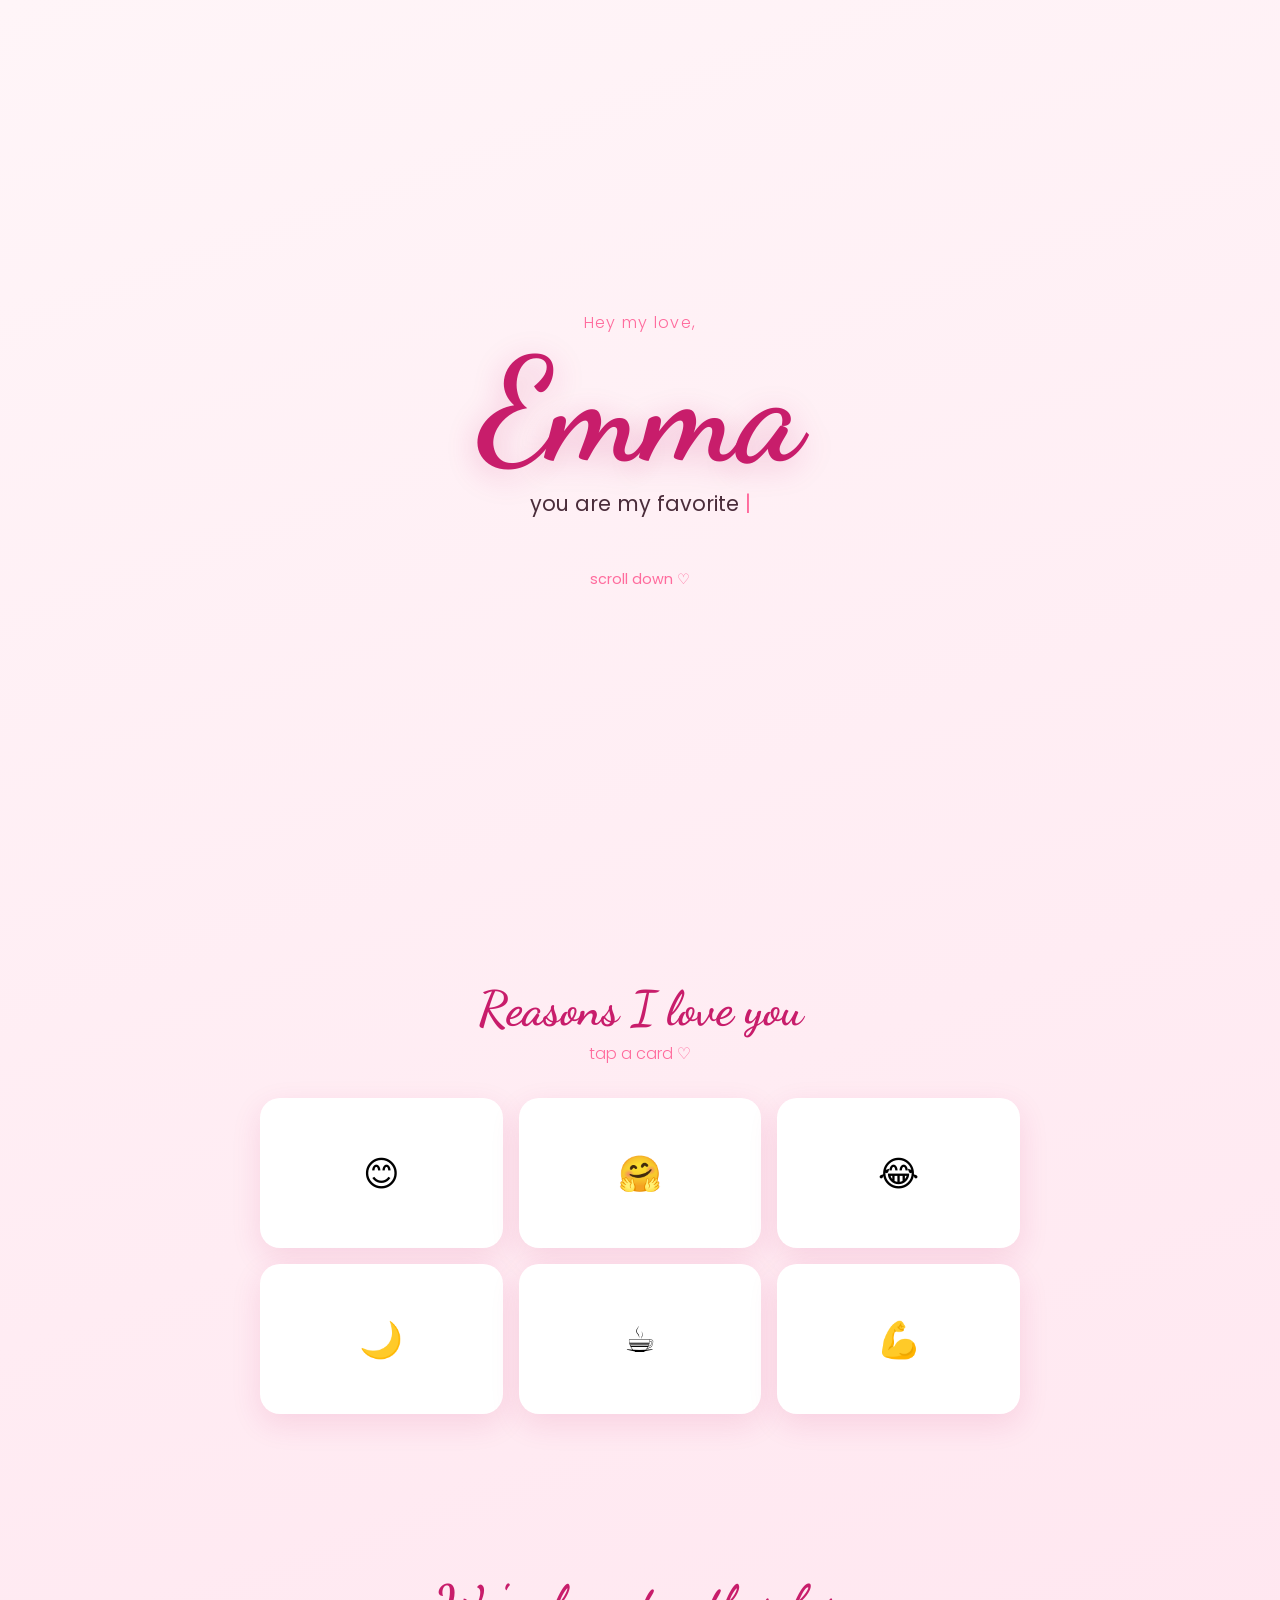
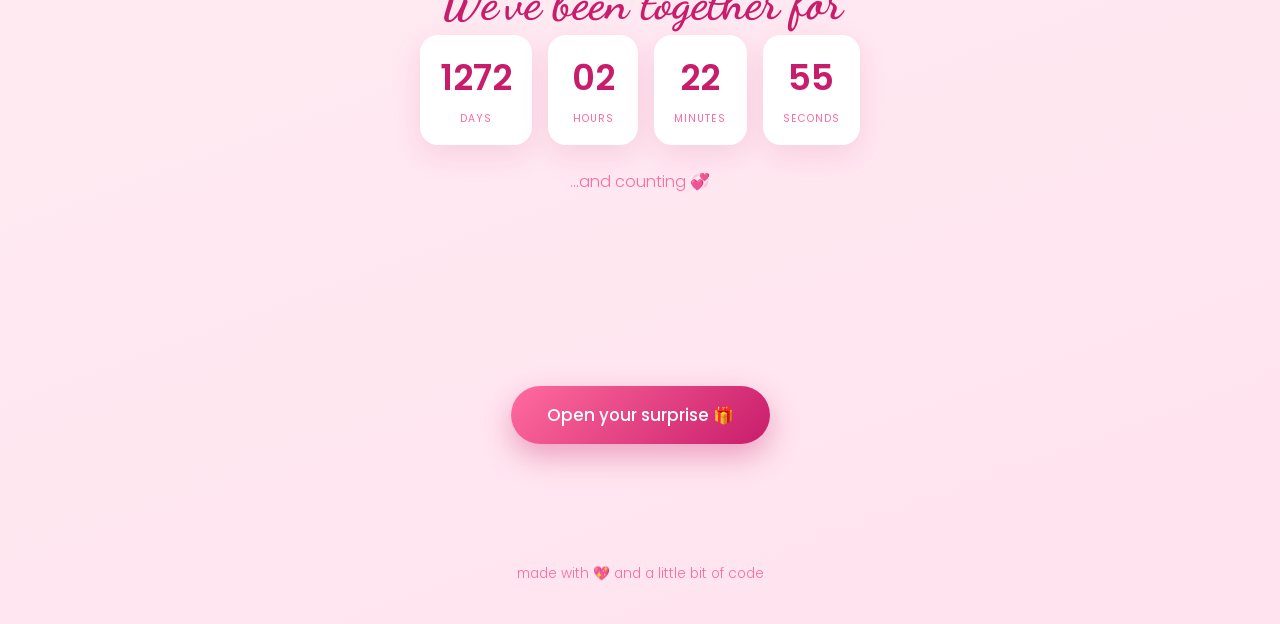
<file: 2026-07-02-lovely-webpage-for-her/index.html>
<!DOCTYPE html>
<html lang="en">
<head>
  <meta charset="UTF-8" />
  <meta name="viewport" content="width=device-width, initial-scale=1.0" />
  <title>For You 💖</title>
  <link rel="preconnect" href="https://fonts.googleapis.com" />
  <link rel="preconnect" href="https://fonts.gstatic.com" crossorigin />
  <link href="https://fonts.googleapis.com/css2?family=Dancing+Script:wght@600;700&family=Poppins:wght@300;400;500;600&display=swap" rel="stylesheet" />
  <link rel="stylesheet" href="style.css" />
</head>
<body>
  <!-- Floating hearts get injected here by JS -->
  <div class="hearts" id="hearts" aria-hidden="true"></div>

  <!-- HERO -->
  <header class="hero">
    <p class="hello">Hey my love,</p>
    <h1 class="name" id="name">Emma</h1>
    <p class="typed"><span id="typed"></span><span class="caret">|</span></p>
    <a href="#reasons" class="scroll-hint">scroll down ♡</a>
  </header>

  <!-- REASONS -->
  <section class="reasons" id="reasons">
    <h2>Reasons I love you</h2>
    <p class="sub">tap a card ♡</p>
    <div class="cards" id="cards"><!-- cards injected by JS --></div>
  </section>

  <!-- COUNTER -->
  <section class="counter">
    <h2>We've been together for</h2>
    <div class="count" id="count">
      <div class="unit"><span id="days">0</span><small>days</small></div>
      <div class="unit"><span id="hours">0</span><small>hours</small></div>
      <div class="unit"><span id="mins">0</span><small>minutes</small></div>
      <div class="unit"><span id="secs">0</span><small>seconds</small></div>
    </div>
    <p class="sub">…and counting 💞</p>
  </section>

  <!-- SURPRISE -->
  <section class="surprise">
    <button class="surprise-btn" id="surpriseBtn">Open your surprise 🎁</button>
    <div class="note" id="note" hidden>
      <p>You make ordinary days feel like the best days.</p>
      <p>Thank you for being you. I'd choose you in every version of forever. 💖</p>
      <p class="sig">— always yours</p>
    </div>
  </section>

  <footer>made with 💖 and a little bit of code</footer>

  <script src="script.js"></script>
</body>
</html>
</file>
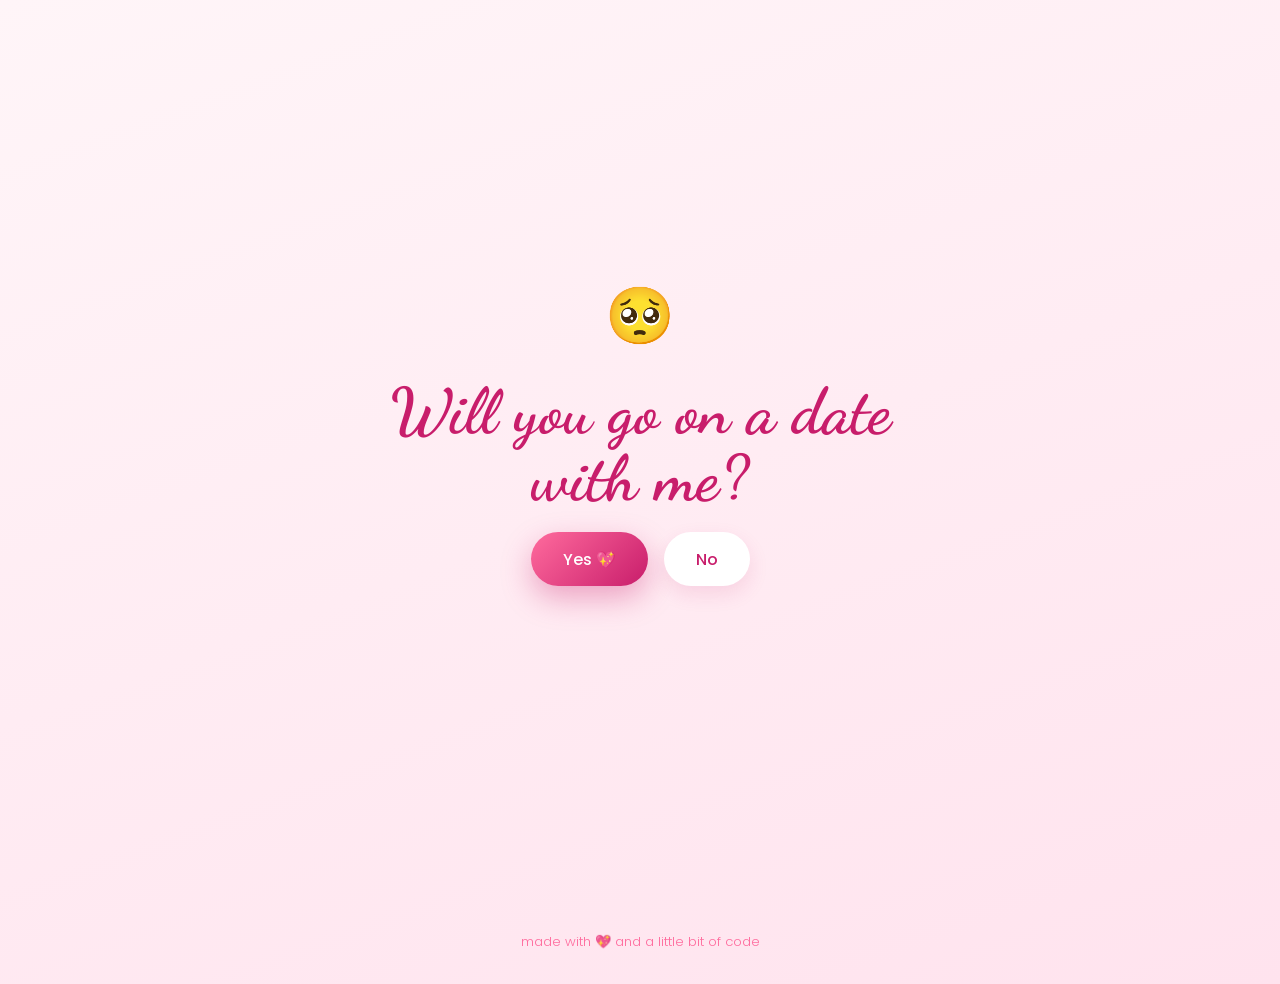
<file: 2026-07-04-will-you-go-on-a-date/index.html>
<!DOCTYPE html>
<html lang="en">
<head>
  <meta charset="UTF-8" />
  <meta name="viewport" content="width=device-width, initial-scale=1.0" />
  <title>A little question… 💌</title>
  <link rel="preconnect" href="https://fonts.googleapis.com" />
  <link rel="preconnect" href="https://fonts.gstatic.com" crossorigin />
  <link href="https://fonts.googleapis.com/css2?family=Dancing+Script:wght@600;700&family=Poppins:wght@300;400;500;600&display=swap" rel="stylesheet" />
  <link rel="stylesheet" href="style.css" />
</head>
<body>
  <div class="hearts" id="hearts" aria-hidden="true"></div>

  <!-- STEP 1 — the question -->
  <section class="step active" id="step-ask">
    <div class="emoji-bounce">🥺</div>
    <h1>Will you go on a date with me?</h1>
    <div class="choices">
      <button class="btn yes" id="yesBtn">Yes 💖</button>
      <button class="btn no" id="noBtn">No</button>
    </div>
    <p class="hint" id="noHint"></p>
  </section>

  <!-- STEP 2 — plan the date -->
  <section class="step" id="step-plan">
    <h2>Yay! Let's plan it 💞</h2>

    <p class="label">Pick what we'll eat</p>
    <div class="chips" id="foodChips">
      <button class="chip" data-food="🍕 Pizza">🍕 Pizza</button>
      <button class="chip" data-food="🍣 Sushi">🍣 Sushi</button>
      <button class="chip" data-food="🍔 Burgers">🍔 Burgers</button>
      <button class="chip" data-food="🍝 Pasta">🍝 Pasta</button>
      <button class="chip" data-food="🌮 Tacos">🌮 Tacos</button>
      <button class="chip" data-food="🍦 Ice cream">🍦 Ice cream</button>
    </div>

    <div class="when">
      <label>Which day?
        <input type="date" id="dayInput" />
      </label>
      <label>What time?
        <input type="time" id="timeInput" value="19:00" />
      </label>
    </div>

    <button class="btn yes wide" id="confirmBtn" disabled>Confirm our date 💌</button>
    <p class="hint" id="planHint">pick a food and a day ♡</p>
  </section>

  <!-- STEP 3 — it's a date + countdown -->
  <section class="step" id="step-done">
    <div class="emoji-bounce">🎉</div>
    <h2>It's a date!</h2>
    <p class="summary" id="summary"></p>

    <p class="label">I'll be counting down…</p>
    <div class="count" id="count">
      <div class="unit"><span id="days">0</span><small>days</small></div>
      <div class="unit"><span id="hours">00</span><small>hours</small></div>
      <div class="unit"><span id="mins">00</span><small>mins</small></div>
      <div class="unit"><span id="secs">00</span><small>secs</small></div>
    </div>
    <p class="hint" id="doneHint">…until I get to see you 💖</p>
  </section>

  <footer>made with 💖 and a little bit of code</footer>
  <script src="script.js"></script>
</body>
</html>
</file>
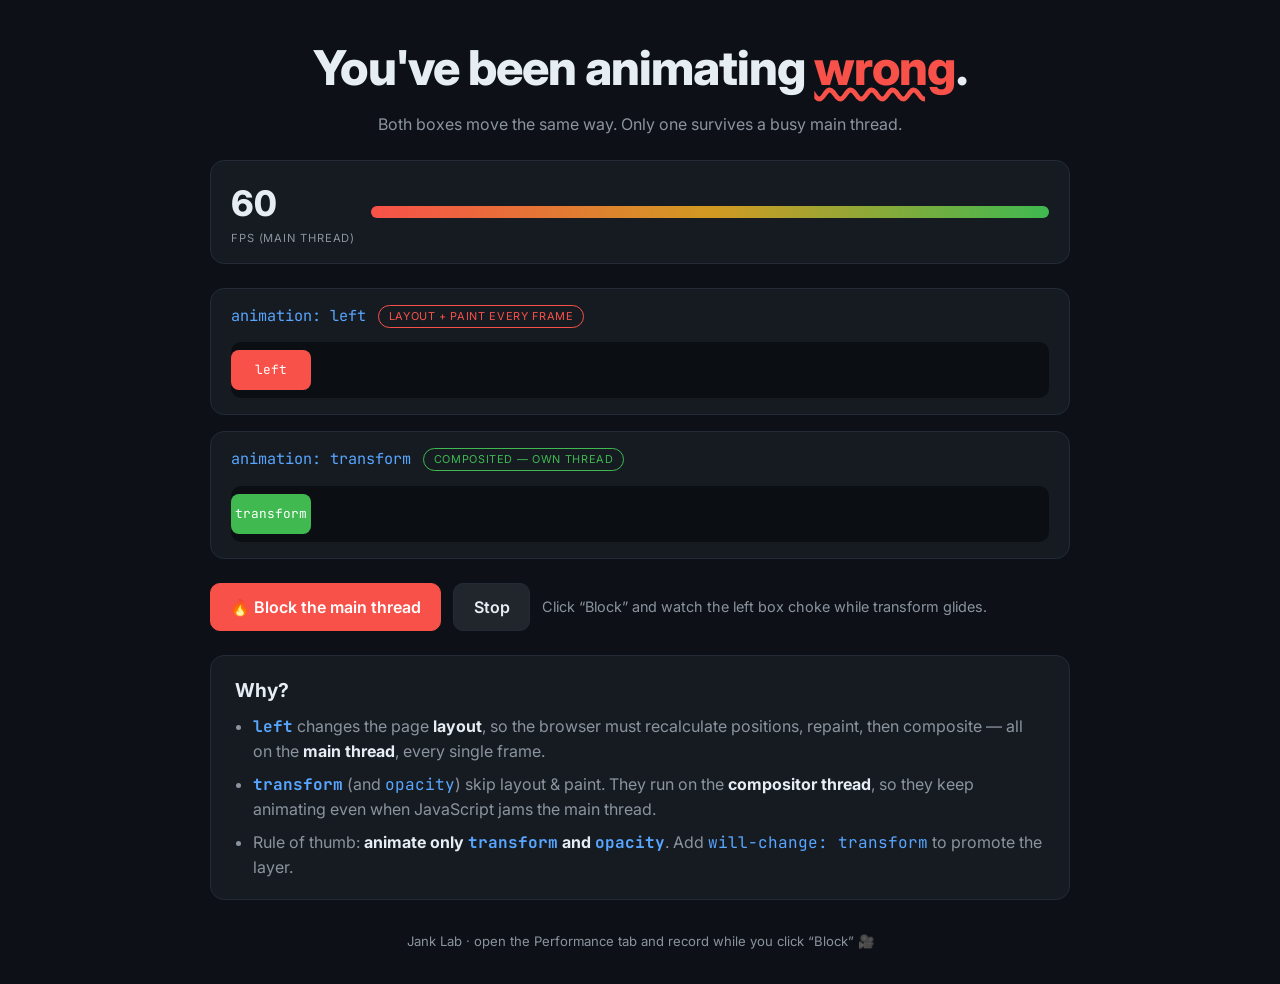
<file: 2026-07-07-jank-lab-transform-vs-left/index.html>
<!DOCTYPE html>
<html lang="en">
<head>
  <meta charset="UTF-8" />
  <meta name="viewport" content="width=device-width, initial-scale=1.0" />
  <title>Jank Lab — transform vs left</title>
  <link rel="preconnect" href="https://fonts.googleapis.com" />
  <link href="https://fonts.googleapis.com/css2?family=Inter:wght@400;600;800&family=JetBrains+Mono:wght@500&display=swap" rel="stylesheet" />
  <link rel="stylesheet" href="style.css" />
</head>
<body>
  <header>
    <h1>You've been animating <span class="wrong">wrong</span>.</h1>
    <p class="tag">Both boxes move the same way. Only one survives a busy main thread.</p>
  </header>

  <!-- live FPS meter -->
  <div class="meter">
    <div class="fps"><span id="fps">60</span><small>FPS (main thread)</small></div>
    <div class="bar"><i id="fpsBar"></i></div>
  </div>

  <!-- the race -->
  <main class="lanes">
    <section class="lane bad">
      <div class="lane-head">
        <code>animation: left</code>
        <span class="badge">layout + paint every frame</span>
      </div>
      <div class="track"><div class="box box-left">left</div></div>
    </section>

    <section class="lane good">
      <div class="lane-head">
        <code>animation: transform</code>
        <span class="badge ok">composited — own thread</span>
      </div>
      <div class="track"><div class="box box-transform">transform</div></div>
    </section>
  </main>

  <!-- controls -->
  <div class="controls">
    <button id="blockBtn" class="btn danger">🔥 Block the main thread</button>
    <button id="stopBtn" class="btn">Stop</button>
    <span class="note" id="note">Click “Block” and watch the left box choke while transform glides.</span>
  </div>

  <section class="why">
    <h2>Why?</h2>
    <ul>
      <li><b><code>left</code></b> changes the page <b>layout</b>, so the browser must recalculate positions, repaint, then composite — all on the <b>main thread</b>, every single frame.</li>
      <li><b><code>transform</code></b> (and <code>opacity</code>) skip layout &amp; paint. They run on the <b>compositor thread</b>, so they keep animating even when JavaScript jams the main thread.</li>
      <li>Rule of thumb: <b>animate only <code>transform</code> and <code>opacity</code></b>. Add <code>will-change: transform</code> to promote the layer.</li>
    </ul>
  </section>

  <footer>Jank Lab · open the Performance tab and record while you click “Block” 🎥</footer>
  <script src="script.js"></script>
</body>
</html>
</file>
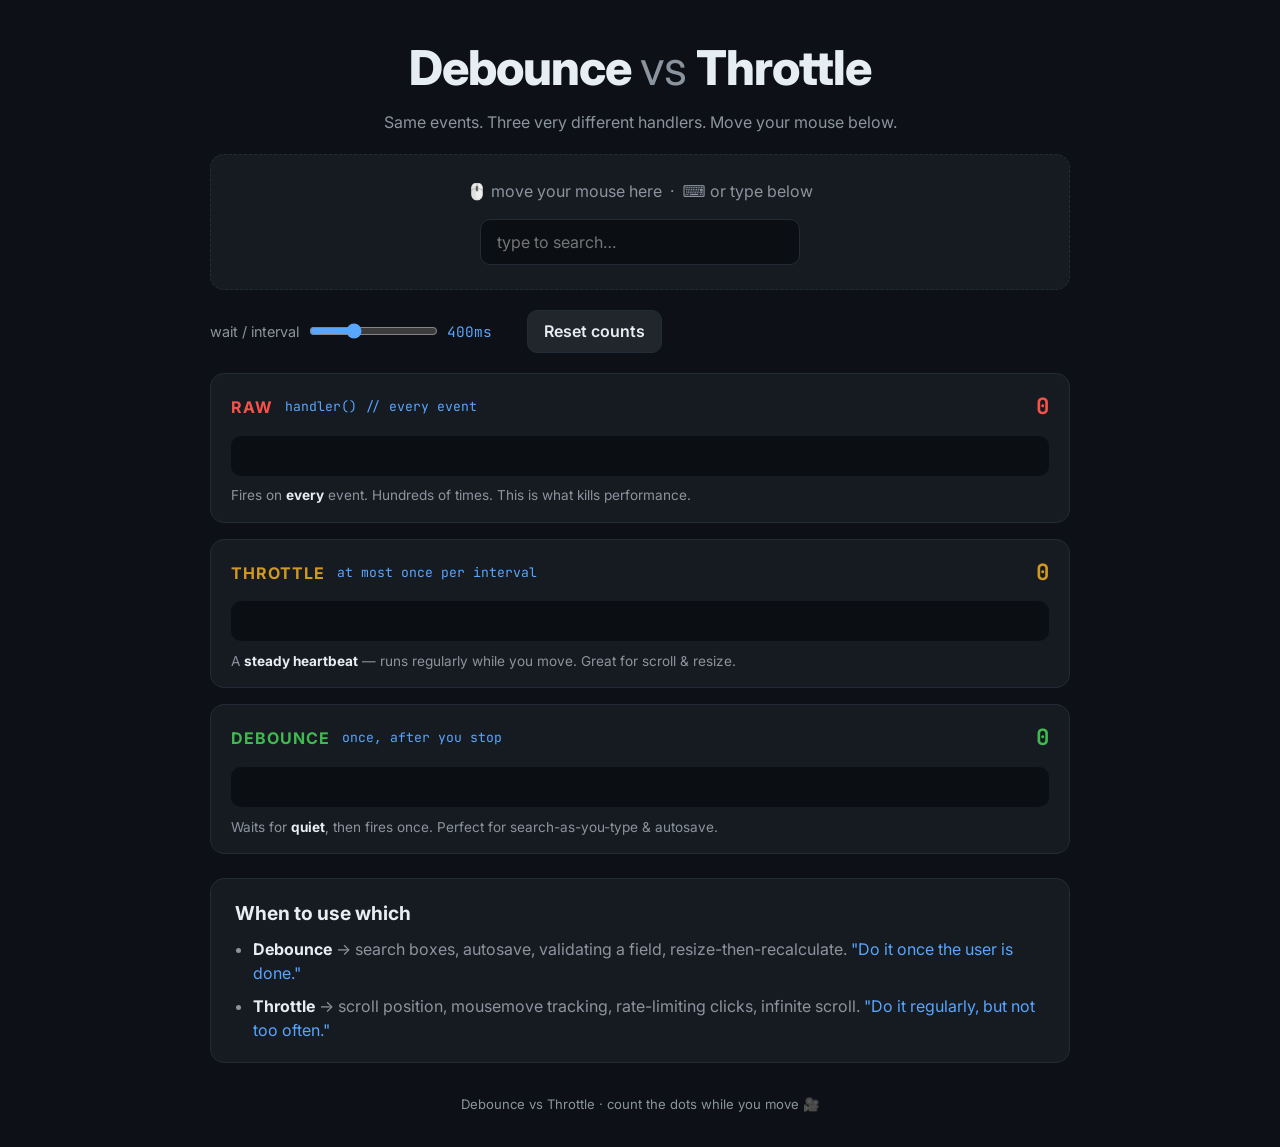
<file: 2026-07-09-debounce-vs-throttle/index.html>
<!DOCTYPE html>
<html lang="en">
<head>
  <meta charset="UTF-8" />
  <meta name="viewport" content="width=device-width, initial-scale=1.0" />
  <title>Debounce vs Throttle — visualized</title>
  <link rel="preconnect" href="https://fonts.googleapis.com" />
  <link href="https://fonts.googleapis.com/css2?family=Inter:wght@400;600;800&family=JetBrains+Mono:wght@500&display=swap" rel="stylesheet" />
  <link rel="stylesheet" href="style.css" />
</head>
<body>
  <header>
    <h1>Debounce <span class="vs">vs</span> Throttle</h1>
    <p class="tag">Same events. Three very different handlers. Move your mouse below.</p>
  </header>

  <!-- the trigger -->
  <div class="pad" id="pad">
    <span>🖱️ move your mouse here &nbsp;·&nbsp; ⌨️ or type below</span>
    <input id="search" type="text" placeholder="type to search…" />
  </div>

  <!-- controls -->
  <div class="controls">
    <label>wait / interval
      <input id="wait" type="range" min="100" max="1000" step="50" value="400" />
      <output id="waitOut">400ms</output>
    </label>
    <button class="btn" id="reset">Reset counts</button>
  </div>

  <!-- the three lanes -->
  <main class="lanes">
    <section class="lane raw">
      <div class="lane-head"><b>RAW</b><code>handler() // every event</code><span class="count" id="rawCount">0</span></div>
      <div class="timeline" id="rawLine"></div>
      <p class="desc">Fires on <b>every</b> event. Hundreds of times. This is what kills performance.</p>
    </section>

    <section class="lane throttle">
      <div class="lane-head"><b>THROTTLE</b><code>at most once per interval</code><span class="count" id="thCount">0</span></div>
      <div class="timeline" id="thLine"></div>
      <p class="desc">A <b>steady heartbeat</b> — runs regularly while you move. Great for scroll & resize.</p>
    </section>

    <section class="lane debounce">
      <div class="lane-head"><b>DEBOUNCE</b><code>once, after you stop</code><span class="count" id="dbCount">0</span></div>
      <div class="timeline" id="dbLine"></div>
      <p class="desc">Waits for <b>quiet</b>, then fires once. Perfect for search-as-you-type & autosave.</p>
    </section>
  </main>

  <section class="why">
    <h2>When to use which</h2>
    <ul>
      <li><b>Debounce</b> → search boxes, autosave, validating a field, resize-then-recalculate. <i>"Do it once the user is done."</i></li>
      <li><b>Throttle</b> → scroll position, mousemove tracking, rate-limiting clicks, infinite scroll. <i>"Do it regularly, but not too often."</i></li>
    </ul>
  </section>

  <footer>Debounce vs Throttle · count the dots while you move 🎥</footer>
  <script src="script.js"></script>
</body>
</html>
</file>
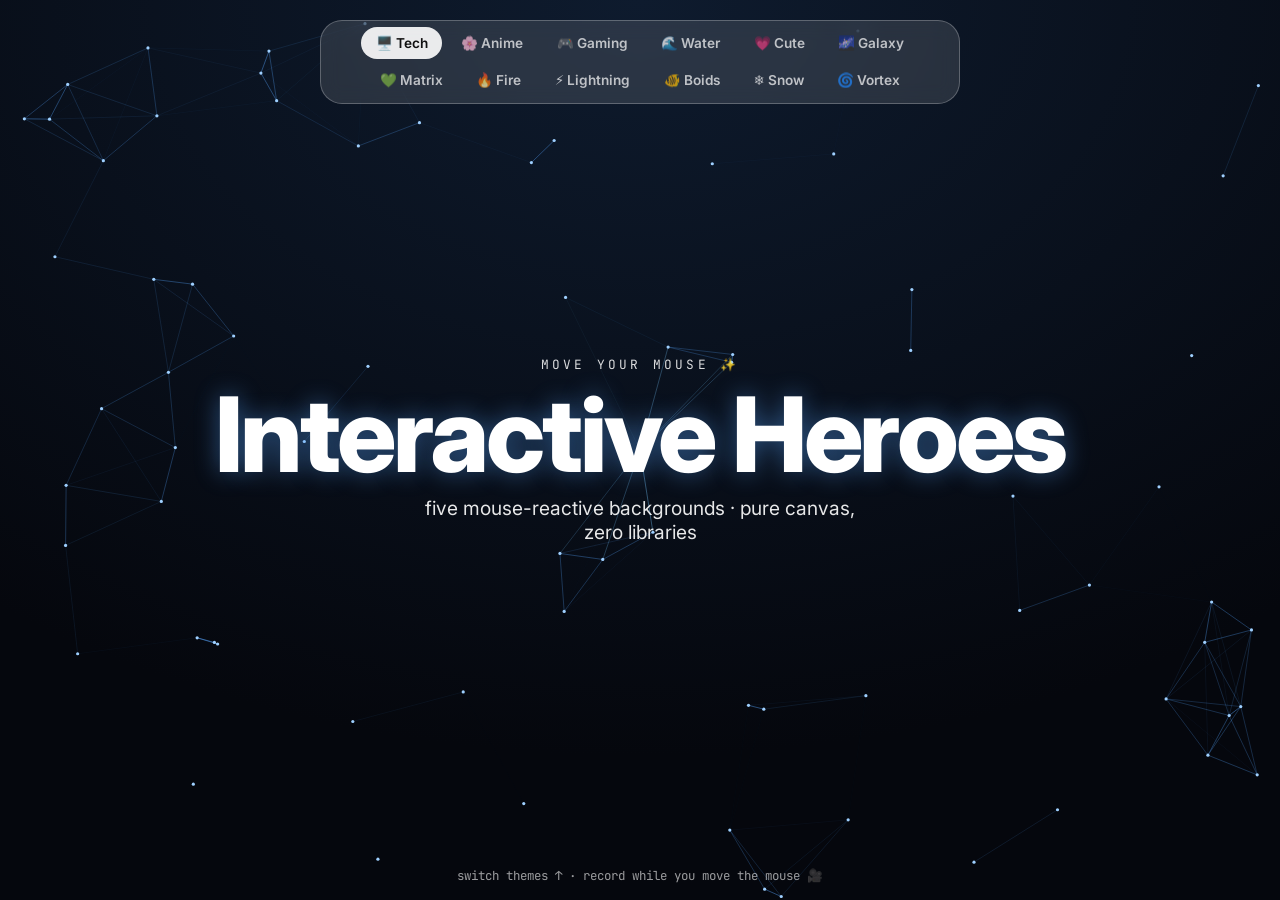
<file: 2026-07-11-interactive-hero-backgrounds/index.html>
<!DOCTYPE html>
<html lang="en">
<head>
  <meta charset="UTF-8" />
  <meta name="viewport" content="width=device-width, initial-scale=1.0" />
  <title>Interactive Hero Backgrounds</title>
  <link rel="preconnect" href="https://fonts.googleapis.com" />
  <link href="https://fonts.googleapis.com/css2?family=Inter:wght@400;600;800&family=Dancing+Script:wght@700&family=JetBrains+Mono:wght@600&display=swap" rel="stylesheet" />
  <link rel="stylesheet" href="style.css" />
</head>
<body data-theme="tech">
  <!-- the animated background -->
  <canvas id="bg"></canvas>

  <!-- theme switcher -->
  <nav class="switcher" id="switcher">
    <button data-theme="tech" class="active">🖥️ Tech</button>
    <button data-theme="anime">🌸 Anime</button>
    <button data-theme="gaming">🎮 Gaming</button>
    <button data-theme="water">🌊 Water</button>
    <button data-theme="cute">💗 Cute</button>
    <button data-theme="galaxy">🌌 Galaxy</button>
    <button data-theme="matrix">💚 Matrix</button>
    <button data-theme="fire">🔥 Fire</button>
    <button data-theme="plasma">⚡ Lightning</button>
    <button data-theme="boids">🐠 Boids</button>
    <button data-theme="snow">❄️ Snow</button>
    <button data-theme="vortex">🌀 Vortex</button>
  </nav>

  <!-- hero content (parallax follows the mouse) -->
  <main class="hero" id="hero">
    <p class="kicker" id="kicker">move your mouse ✨</p>
    <h1 id="title">Interactive Heroes</h1>
    <p class="sub" id="sub">five mouse-reactive backgrounds · pure canvas, zero libraries</p>
  </main>

  <footer>switch themes ↑ · record while you move the mouse 🎥</footer>
  <script src="script.js"></script>
</body>
</html>
</file>
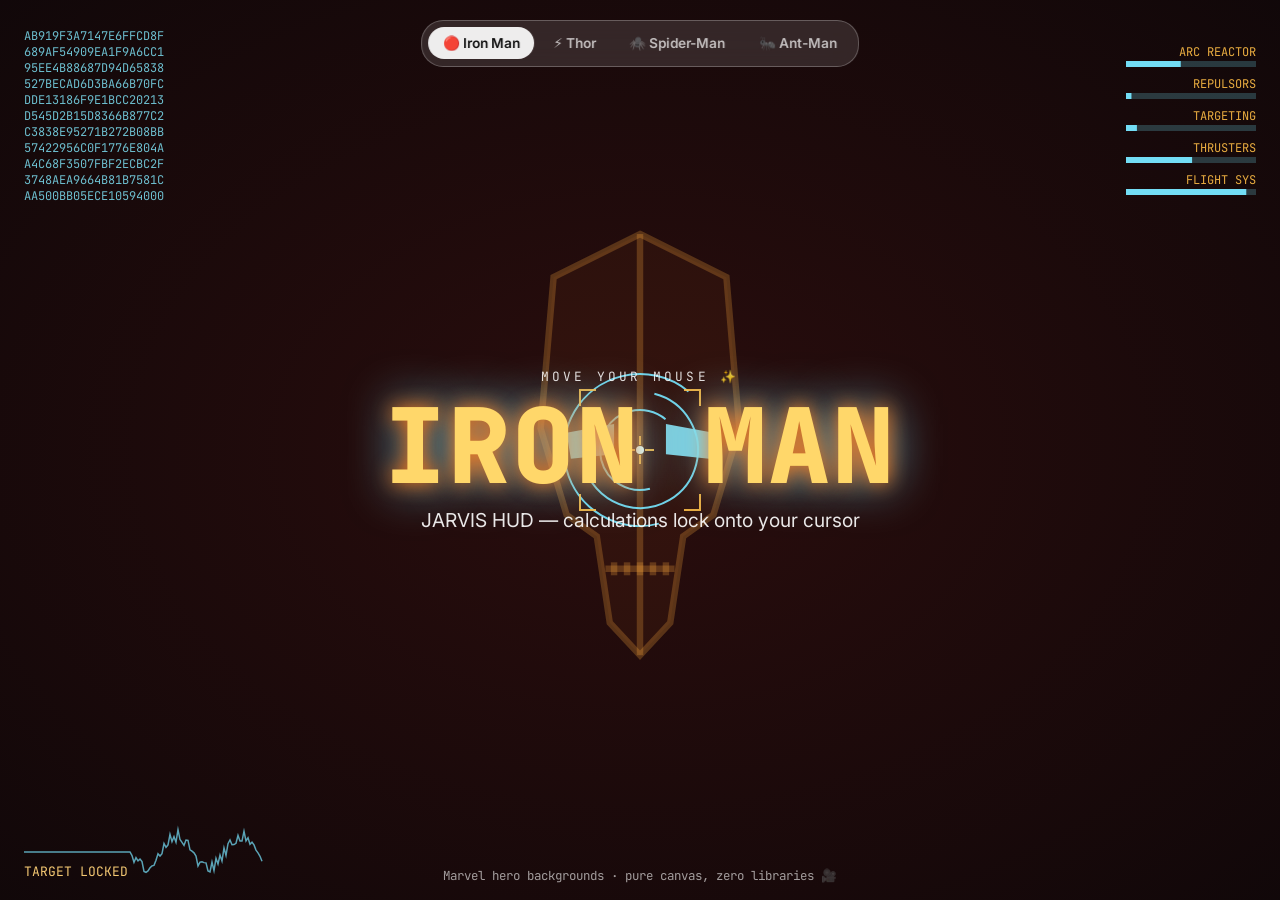
<file: 2026-07-14-marvel-hero-backgrounds/index.html>
<!DOCTYPE html>
<html lang="en">
<head>
  <meta charset="UTF-8" />
  <meta name="viewport" content="width=device-width, initial-scale=1.0" />
  <title>Marvel Hero Backgrounds</title>
  <link rel="preconnect" href="https://fonts.googleapis.com" />
  <link href="https://fonts.googleapis.com/css2?family=Inter:wght@400;600;800&family=JetBrains+Mono:wght@600&display=swap" rel="stylesheet" />
  <link rel="stylesheet" href="style.css" />
</head>
<body data-theme="ironman">
  <canvas id="bg"></canvas>

  <nav class="switcher" id="switcher">
    <button data-theme="ironman" class="active">🔴 Iron Man</button>
    <button data-theme="thor">⚡ Thor</button>
    <button data-theme="spiderman">🕷️ Spider-Man</button>
    <button data-theme="antman">🐜 Ant-Man</button>
  </nav>

  <main class="hero" id="hero">
    <p class="kicker" id="kicker">move your mouse ✨</p>
    <h1 id="title">IRON MAN</h1>
    <p class="sub" id="sub">JARVIS HUD — calculations lock onto your cursor</p>
  </main>

  <!-- Ant-Man only: size + home controls -->
  <div class="theme-controls" id="antControls" hidden>
    <button data-act="grow">🔼 Grow</button>
    <button data-act="shrink">🔽 Shrink</button>
    <button data-act="sendHome">🏠 Send home</button>
    <button data-act="release">🐜 Release</button>
  </div>

  <footer>Marvel hero backgrounds · pure canvas, zero libraries 🎥</footer>
  <script src="script.js"></script>
</body>
</html>
</file>
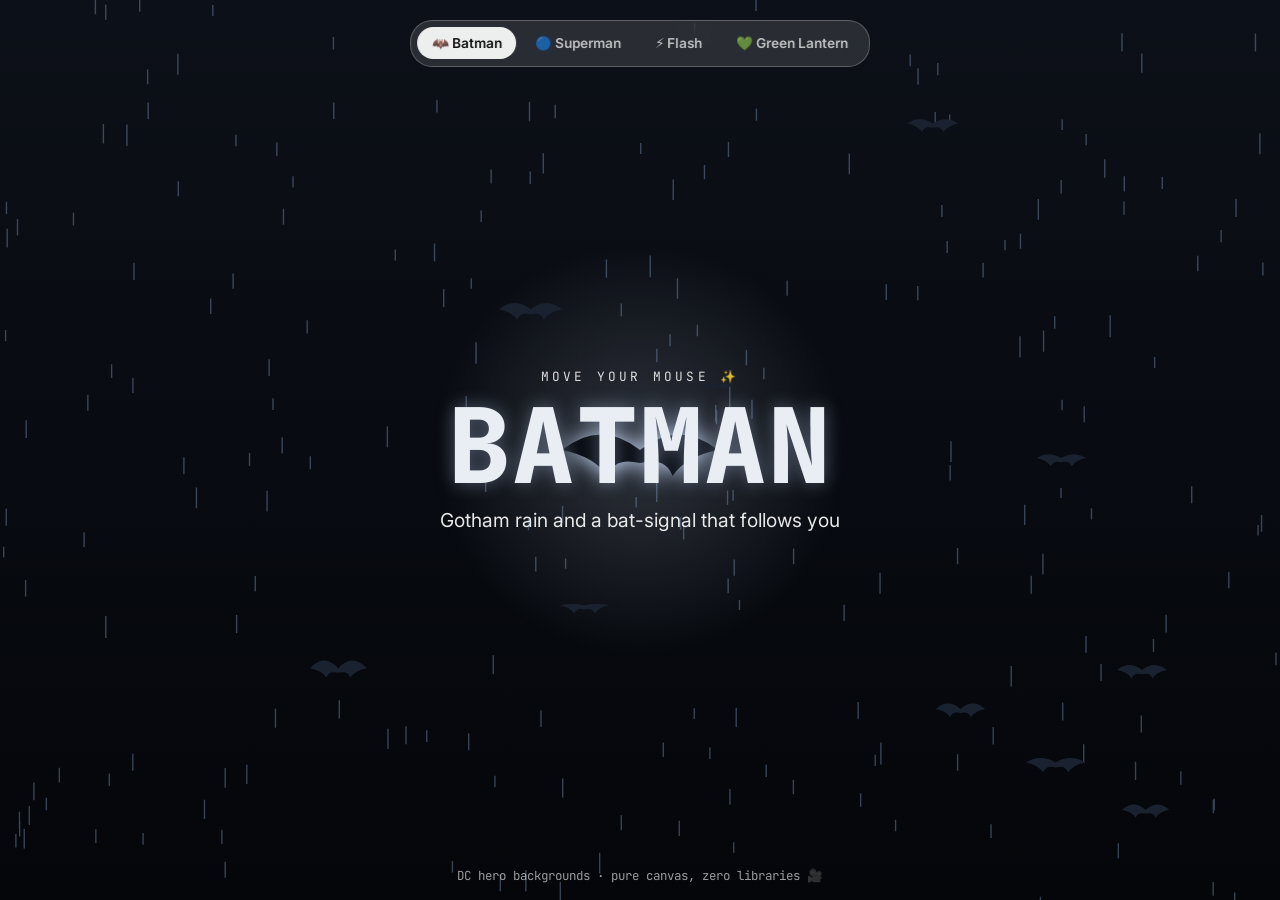
<file: 2026-07-16-dc-hero-backgrounds/index.html>
<!DOCTYPE html>
<html lang="en">
<head>
  <meta charset="UTF-8" />
  <meta name="viewport" content="width=device-width, initial-scale=1.0" />
  <title>DC Hero Backgrounds</title>
  <link rel="preconnect" href="https://fonts.googleapis.com" />
  <link href="https://fonts.googleapis.com/css2?family=Inter:wght@400;600;800&family=JetBrains+Mono:wght@600&display=swap" rel="stylesheet" />
  <link rel="stylesheet" href="style.css" />
</head>
<body data-theme="batman">
  <canvas id="bg"></canvas>

  <nav class="switcher" id="switcher">
    <button data-theme="batman" class="active">🦇 Batman</button>
    <button data-theme="superman">🔵 Superman</button>
    <button data-theme="flash">⚡ Flash</button>
    <button data-theme="greenlantern">💚 Green Lantern</button>
  </nav>

  <main class="hero" id="hero">
    <p class="kicker" id="kicker">move your mouse ✨</p>
    <h1 id="title">BATMAN</h1>
    <p class="sub" id="sub">Gotham rain and a bat-signal that follows you</p>
  </main>

  <footer>DC hero backgrounds · pure canvas, zero libraries 🎥</footer>
  <script src="script.js"></script>
</body>
</html>
</file>
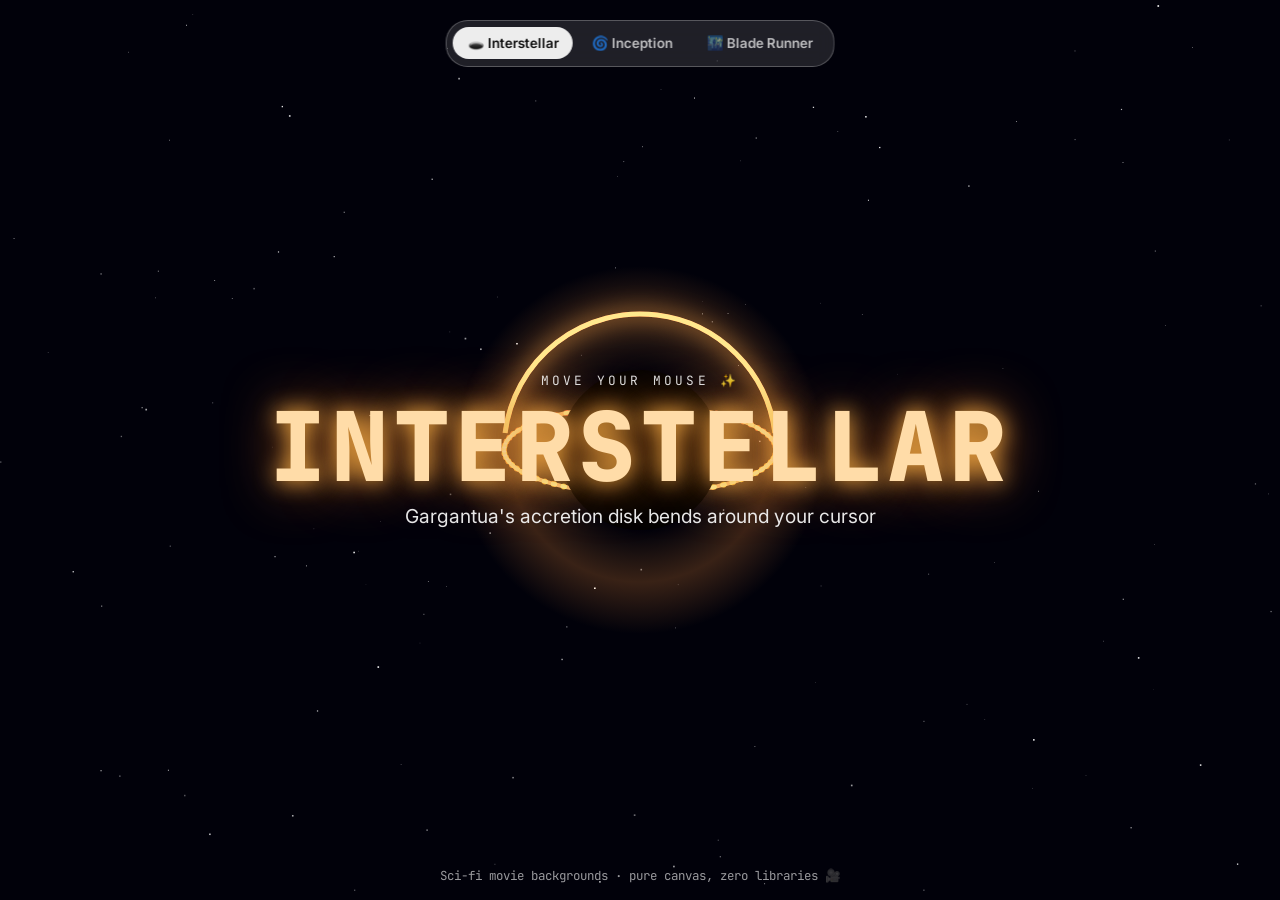
<file: 2026-07-18-sci-fi-movie-backgrounds/index.html>
<!DOCTYPE html>
<html lang="en">
<head>
  <meta charset="UTF-8" />
  <meta name="viewport" content="width=device-width, initial-scale=1.0" />
  <title>Sci-Fi Movie Backgrounds</title>
  <link rel="preconnect" href="https://fonts.googleapis.com" />
  <link href="https://fonts.googleapis.com/css2?family=Inter:wght@400;600;800&family=JetBrains+Mono:wght@600&display=swap" rel="stylesheet" />
  <link rel="stylesheet" href="style.css" />
</head>
<body data-theme="interstellar">
  <canvas id="bg"></canvas>

  <nav class="switcher" id="switcher">
    <button data-theme="interstellar" class="active">🕳️ Interstellar</button>
    <button data-theme="inception">🌀 Inception</button>
    <button data-theme="bladerunner">🌃 Blade Runner</button>
  </nav>

  <main class="hero" id="hero">
    <p class="kicker" id="kicker">move your mouse ✨</p>
    <h1 id="title">INTERSTELLAR</h1>
    <p class="sub" id="sub">Gargantua's accretion disk bends around your cursor</p>
  </main>

  <footer>Sci-fi movie backgrounds · pure canvas, zero libraries 🎥</footer>
  <script src="script.js"></script>
</body>
</html>
</file>
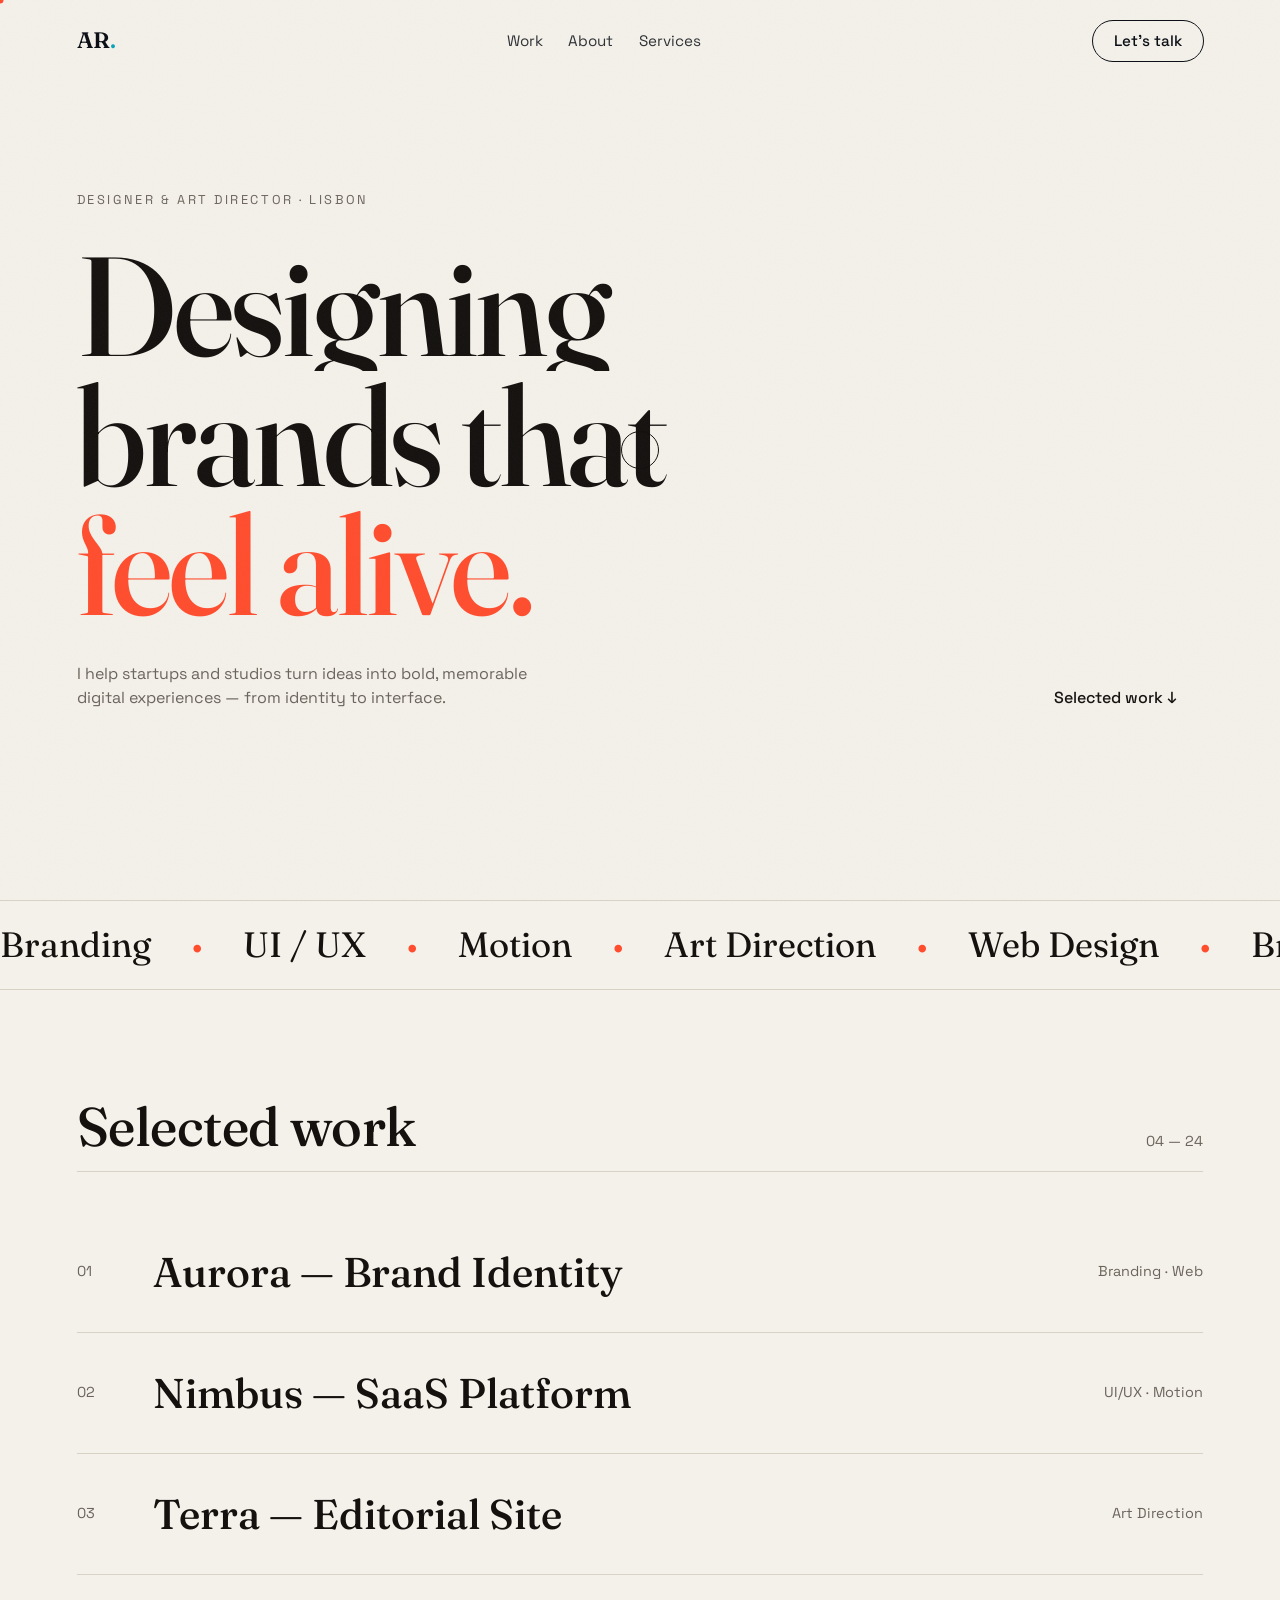
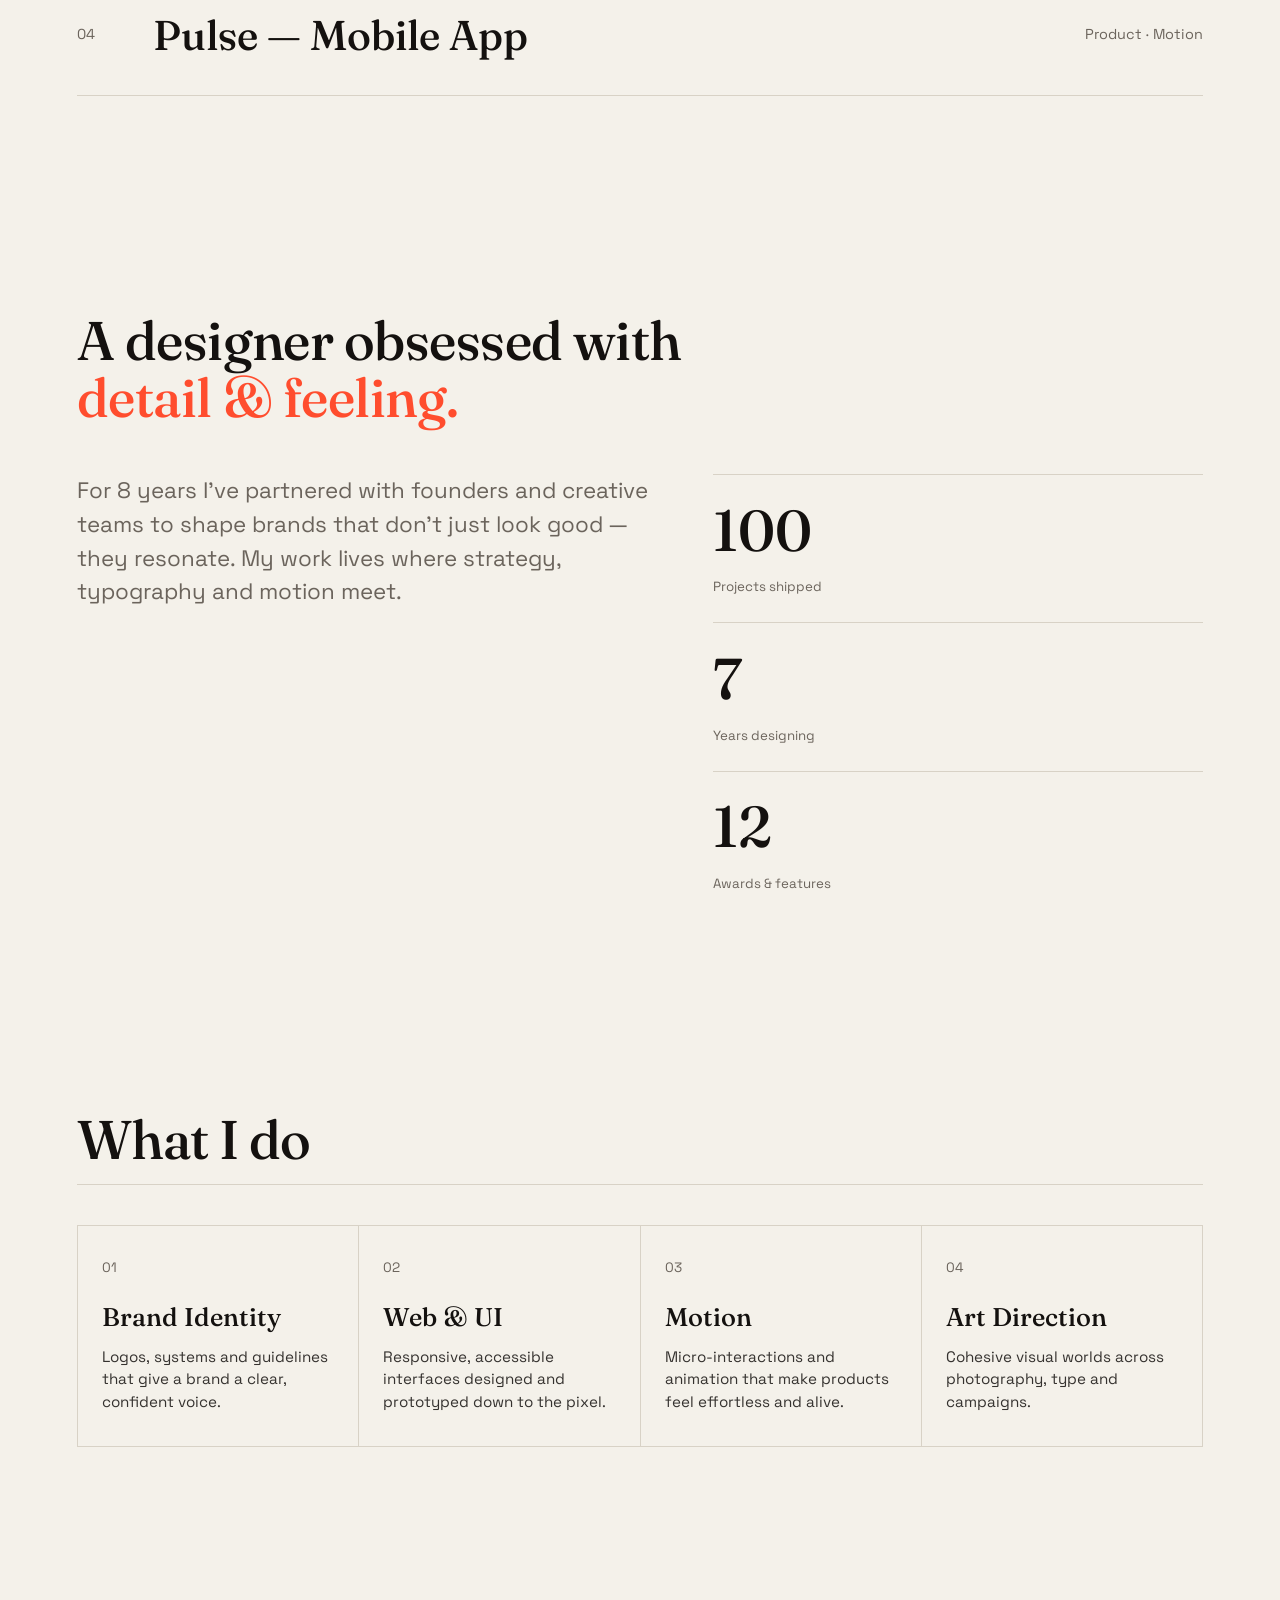
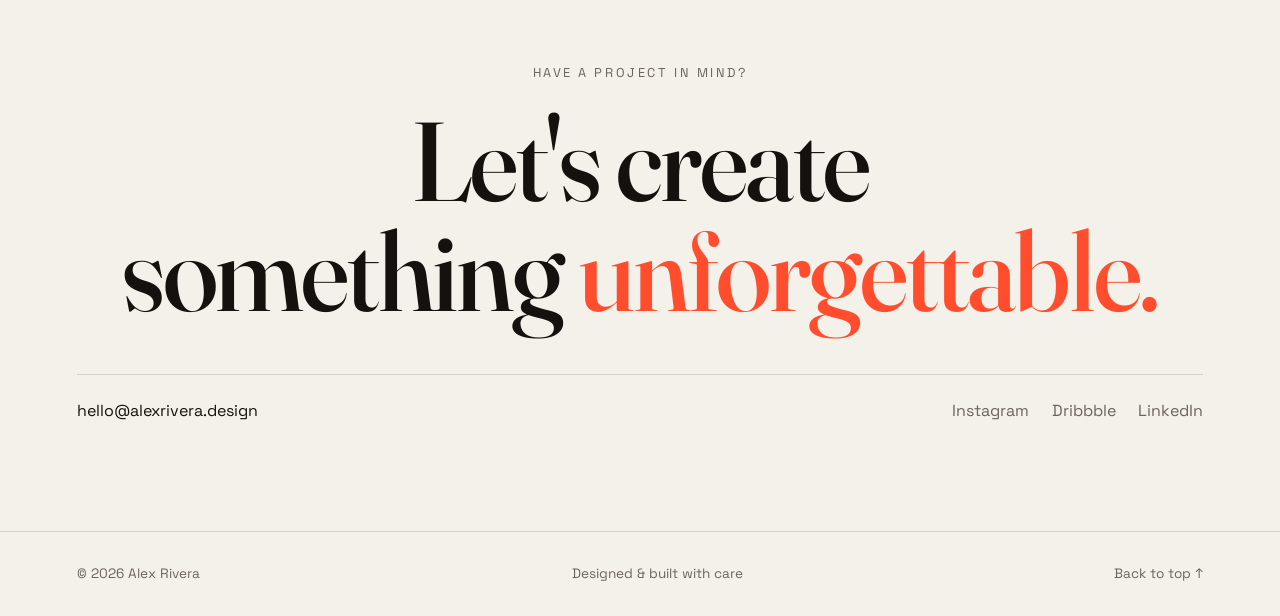
<file: 2026-07-21-designer-portfolio/index.html>
<!DOCTYPE html>
<html lang="en">
<head>
  <meta charset="UTF-8" />
  <meta name="viewport" content="width=device-width, initial-scale=1.0" />
  <title>Alex Rivera — Designer & Art Director</title>
  <link rel="preconnect" href="https://fonts.googleapis.com" />
  <link rel="preconnect" href="https://fonts.gstatic.com" crossorigin />
  <link href="https://fonts.googleapis.com/css2?family=Fraunces:opsz,wght@9..144,400;9..144,500;9..144,600&family=Space+Grotesk:wght@400;500;600;700&display=swap" rel="stylesheet" />
  <link rel="stylesheet" href="style.css" />
</head>
<body>
  <!-- custom cursor -->
  <div class="cursor-dot" id="dot" aria-hidden="true"></div>
  <div class="cursor-ring" id="ring" aria-hidden="true"></div>
  <!-- floating work preview -->
  <div class="work-preview" id="preview" aria-hidden="true"></div>
  <div class="grain" aria-hidden="true"></div>

  <!-- NAV -->
  <header class="nav">
    <a href="#top" class="logo">AR<span>.</span></a>
    <nav class="menu">
      <a href="#work">Work</a>
      <a href="#about">About</a>
      <a href="#services">Services</a>
    </nav>
    <a href="#contact" class="btn-magnetic" data-magnetic>Let's talk</a>
  </header>

  <!-- HERO -->
  <section class="hero" id="top">
    <p class="eyebrow reveal">Designer & Art Director · Lisbon</p>
    <h1 class="display">
      <span class="line reveal"><span>Designing</span></span>
      <span class="line reveal"><span>brands that</span></span>
      <span class="line reveal accent"><span>feel alive.</span></span>
    </h1>
    <div class="hero-foot">
      <p class="reveal">I help startups and studios turn ideas into bold, memorable digital experiences — from identity to interface.</p>
      <a href="#work" class="scroll-cue reveal">Selected work ↓</a>
    </div>
  </section>

  <!-- MARQUEE -->
  <div class="marquee" aria-hidden="true">
    <div class="marquee-track">
      <span>Branding</span><span>•</span><span>UI / UX</span><span>•</span><span>Motion</span><span>•</span><span>Art Direction</span><span>•</span><span>Web Design</span><span>•</span>
      <span>Branding</span><span>•</span><span>UI / UX</span><span>•</span><span>Motion</span><span>•</span><span>Art Direction</span><span>•</span><span>Web Design</span><span>•</span>
    </div>
  </div>

  <!-- WORK -->
  <section class="work" id="work">
    <div class="section-head reveal">
      <h2>Selected work</h2>
      <span class="count">04 — 24</span>
    </div>
    <ul class="work-list">
      <li class="work-item reveal" data-grad="linear-gradient(135deg,#ff6b9d,#ffd76a)">
        <span class="idx">01</span>
        <span class="title">Aurora — Brand Identity</span>
        <span class="tags">Branding · Web</span>
      </li>
      <li class="work-item reveal" data-grad="linear-gradient(135deg,#5a6bff,#19d3ff)">
        <span class="idx">02</span>
        <span class="title">Nimbus — SaaS Platform</span>
        <span class="tags">UI/UX · Motion</span>
      </li>
      <li class="work-item reveal" data-grad="linear-gradient(135deg,#19ff7a,#0bbf8a)">
        <span class="idx">03</span>
        <span class="title">Terra — Editorial Site</span>
        <span class="tags">Art Direction</span>
      </li>
      <li class="work-item reveal" data-grad="linear-gradient(135deg,#b14bff,#ff2e88)">
        <span class="idx">04</span>
        <span class="title">Pulse — Mobile App</span>
        <span class="tags">Product · Motion</span>
      </li>
    </ul>
  </section>

  <!-- ABOUT -->
  <section class="about" id="about">
    <h2 class="reveal">A designer obsessed with<br /><span class="accent">detail &amp; feeling.</span></h2>
    <div class="about-grid">
      <p class="reveal">For 8 years I've partnered with founders and creative teams to shape brands that don't just look good — they resonate. My work lives where strategy, typography and motion meet.</p>
      <div class="stats">
        <div class="stat reveal"><b data-count="120">0</b><small>Projects shipped</small></div>
        <div class="stat reveal"><b data-count="8">0</b><small>Years designing</small></div>
        <div class="stat reveal"><b data-count="14">0</b><small>Awards &amp; features</small></div>
      </div>
    </div>
  </section>

  <!-- SERVICES -->
  <section class="services" id="services">
    <div class="section-head reveal"><h2>What I do</h2></div>
    <div class="cards">
      <article class="card reveal"><span class="n">01</span><h3>Brand Identity</h3><p>Logos, systems and guidelines that give a brand a clear, confident voice.</p></article>
      <article class="card reveal"><span class="n">02</span><h3>Web &amp; UI</h3><p>Responsive, accessible interfaces designed and prototyped down to the pixel.</p></article>
      <article class="card reveal"><span class="n">03</span><h3>Motion</h3><p>Micro-interactions and animation that make products feel effortless and alive.</p></article>
      <article class="card reveal"><span class="n">04</span><h3>Art Direction</h3><p>Cohesive visual worlds across photography, type and campaigns.</p></article>
    </div>
  </section>

  <!-- CONTACT -->
  <section class="contact" id="contact">
    <p class="eyebrow reveal">Have a project in mind?</p>
    <a href="mailto:hello@alexrivera.design" class="big-cta reveal">Let's create<br />something <span class="accent">unforgettable.</span></a>
    <div class="contact-foot reveal">
      <a href="mailto:hello@alexrivera.design">hello@alexrivera.design</a>
      <div class="socials">
        <a href="#">Instagram</a><a href="#">Dribbble</a><a href="#">LinkedIn</a>
      </div>
    </div>
  </section>

  <footer class="foot">
    <span>© 2026 Alex Rivera</span>
    <span>Designed &amp; built with care</span>
    <a href="#top">Back to top ↑</a>
  </footer>

  <script src="script.js"></script>
</body>
</html>
</file>
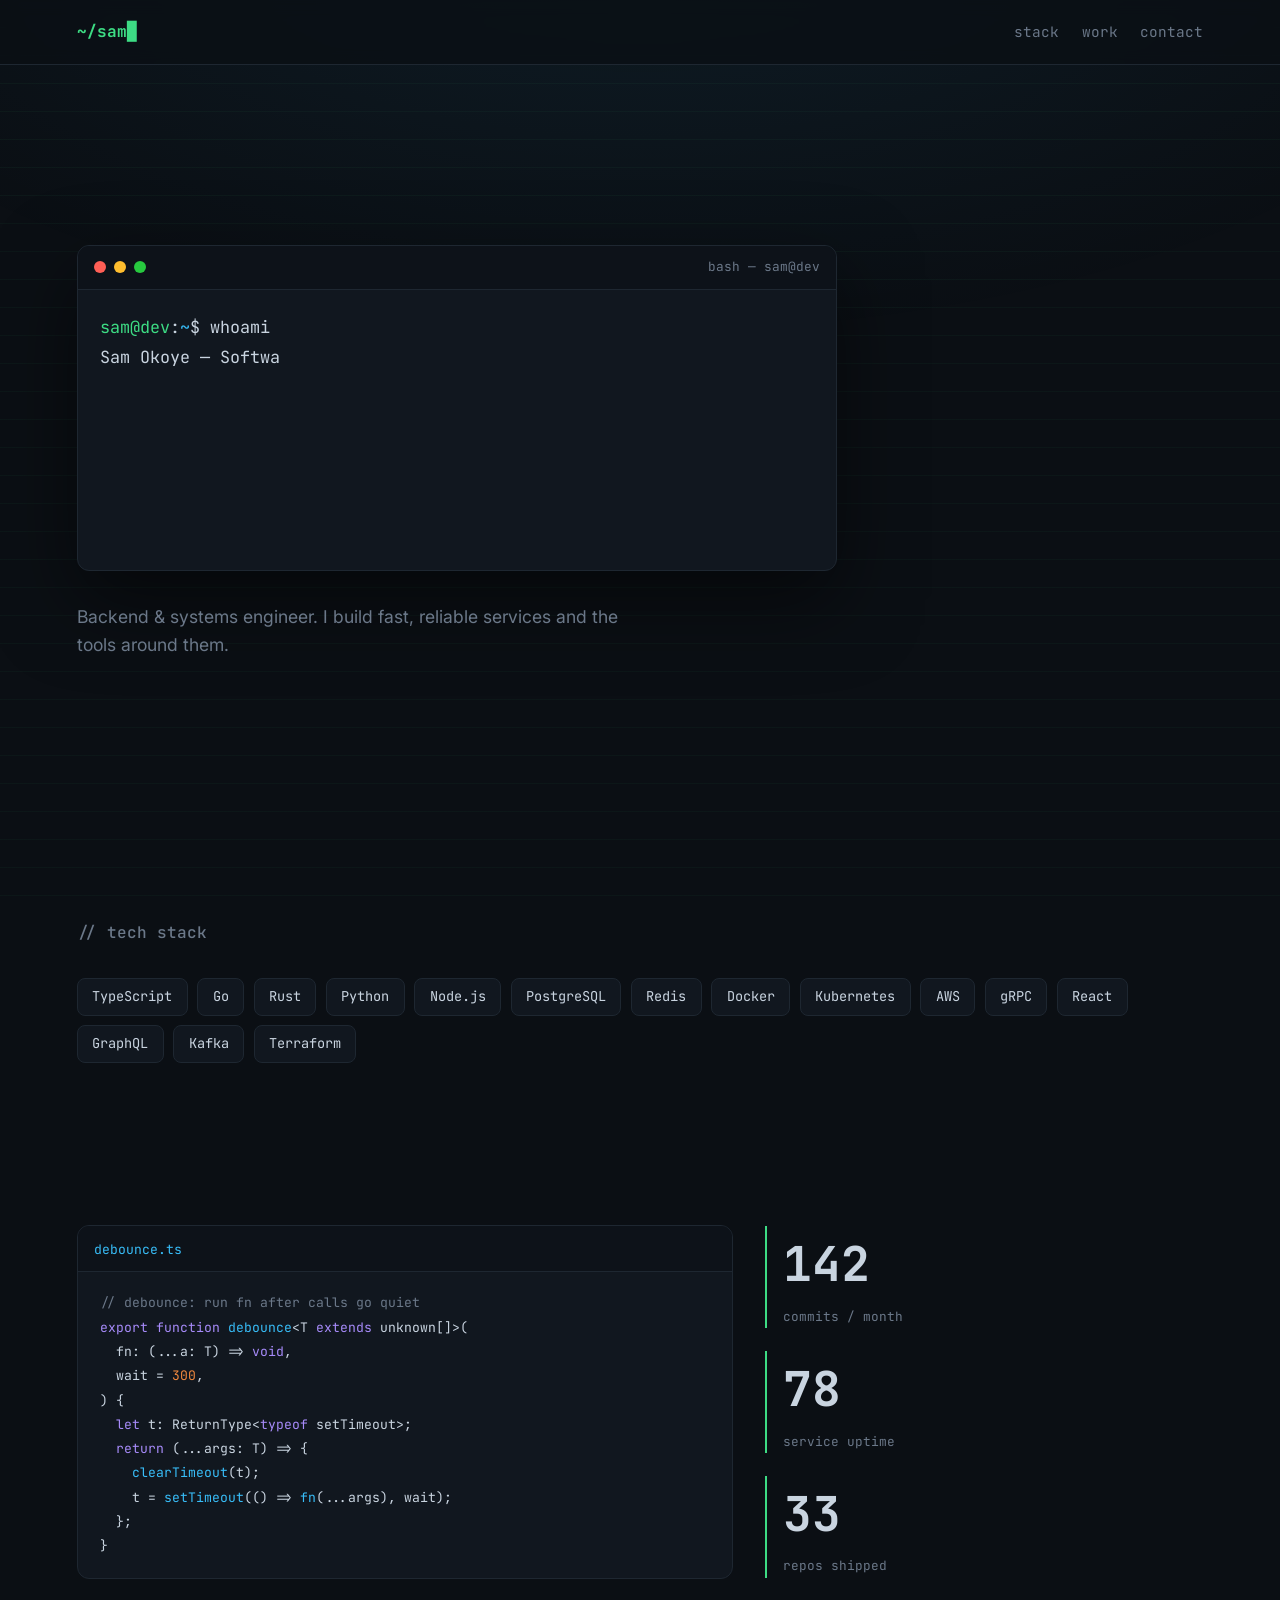
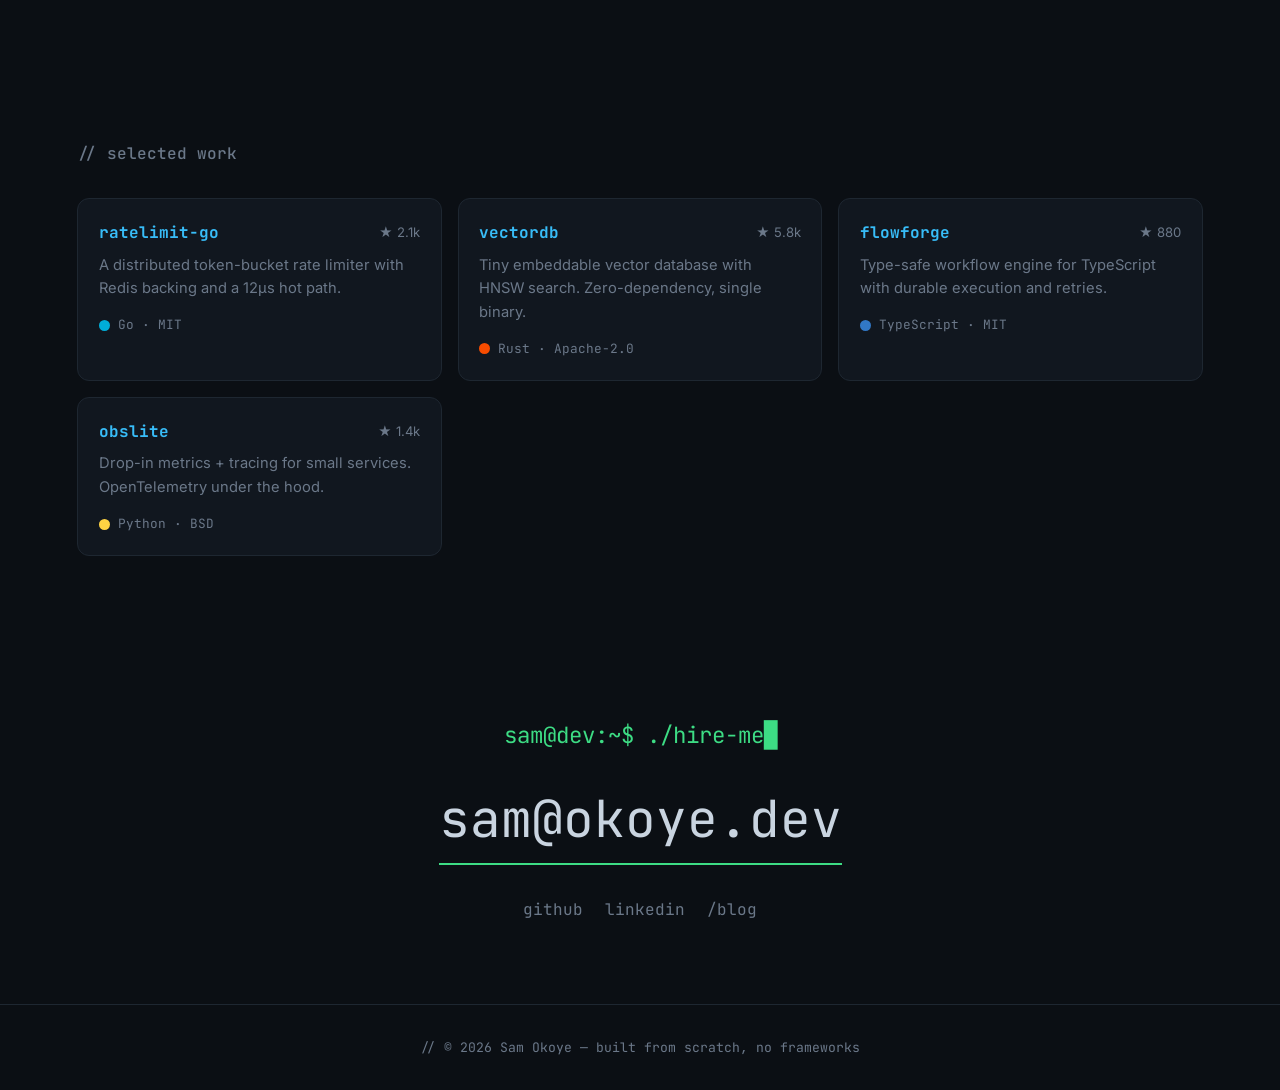
<file: 2026-07-23-programmer-portfolio/index.html>
<!DOCTYPE html>
<html lang="en">
<head>
  <meta charset="UTF-8" />
  <meta name="viewport" content="width=device-width, initial-scale=1.0" />
  <title>Sam Okoye — Software Engineer</title>
  <link rel="preconnect" href="https://fonts.googleapis.com" />
  <link href="https://fonts.googleapis.com/css2?family=Inter:wght@400;500;600;800&family=JetBrains+Mono:wght@400;500;700&display=swap" rel="stylesheet" />
  <link rel="stylesheet" href="style.css" />
</head>
<body>
  <header class="nav">
    <a href="#top" class="logo">~/sam<span class="blink">█</span></a>
    <nav>
      <a href="#stack">stack</a>
      <a href="#work">work</a>
      <a href="#contact">contact</a>
    </nav>
  </header>

  <!-- HERO terminal -->
  <section class="hero" id="top">
    <div class="terminal">
      <div class="term-bar"><span></span><span></span><span></span><b>bash — sam@dev</b></div>
      <pre class="term-body" id="term"></pre>
    </div>
    <p class="hero-sub reveal">Backend &amp; systems engineer. I build fast, reliable services and the tools around them.</p>
  </section>

  <!-- STACK -->
  <section class="stack" id="stack">
    <h2 class="reveal">// tech stack</h2>
    <div class="tags" id="tags">
      <span>TypeScript</span><span>Go</span><span>Rust</span><span>Python</span><span>Node.js</span>
      <span>PostgreSQL</span><span>Redis</span><span>Docker</span><span>Kubernetes</span><span>AWS</span>
      <span>gRPC</span><span>React</span><span>GraphQL</span><span>Kafka</span><span>Terraform</span>
    </div>
  </section>

  <!-- CODE + STATS -->
  <section class="snippet">
    <div class="editor reveal">
      <div class="editor-bar"><span class="fname">debounce.ts</span></div>
      <pre class="code" id="code"></pre>
    </div>
    <div class="stats">
      <div class="stat reveal"><b data-count="180">0</b><small>commits / month</small></div>
      <div class="stat reveal"><b data-count="99" data-suffix=".9%">0</b><small>service uptime</small></div>
      <div class="stat reveal"><b data-count="42">0</b><small>repos shipped</small></div>
    </div>
  </section>

  <!-- WORK -->
  <section class="work" id="work">
    <h2 class="reveal">// selected work</h2>
    <div class="repos">
      <a class="repo reveal" href="#">
        <div class="repo-top"><b>ratelimit-go</b><span>★ 2.1k</span></div>
        <p>A distributed token-bucket rate limiter with Redis backing and a 12µs hot path.</p>
        <div class="repo-lang"><i class="go"></i> Go · MIT</div>
      </a>
      <a class="repo reveal" href="#">
        <div class="repo-top"><b>vectordb</b><span>★ 5.8k</span></div>
        <p>Tiny embeddable vector database with HNSW search. Zero-dependency, single binary.</p>
        <div class="repo-lang"><i class="rust"></i> Rust · Apache-2.0</div>
      </a>
      <a class="repo reveal" href="#">
        <div class="repo-top"><b>flowforge</b><span>★ 880</span></div>
        <p>Type-safe workflow engine for TypeScript with durable execution and retries.</p>
        <div class="repo-lang"><i class="ts"></i> TypeScript · MIT</div>
      </a>
      <a class="repo reveal" href="#">
        <div class="repo-top"><b>obslite</b><span>★ 1.4k</span></div>
        <p>Drop-in metrics + tracing for small services. OpenTelemetry under the hood.</p>
        <div class="repo-lang"><i class="py"></i> Python · BSD</div>
      </a>
    </div>
  </section>

  <!-- CONTACT -->
  <section class="contact" id="contact">
    <pre class="prompt reveal">sam@dev:~$ ./hire-me<span class="blink">█</span></pre>
    <a href="mailto:sam@okoye.dev" class="cta reveal">sam@okoye.dev</a>
    <div class="links reveal"><a href="#">github</a><a href="#">linkedin</a><a href="#">/blog</a></div>
  </section>

  <footer class="foot">// © 2026 Sam Okoye — built from scratch, no frameworks</footer>
  <script src="script.js"></script>
</body>
</html>
</file>
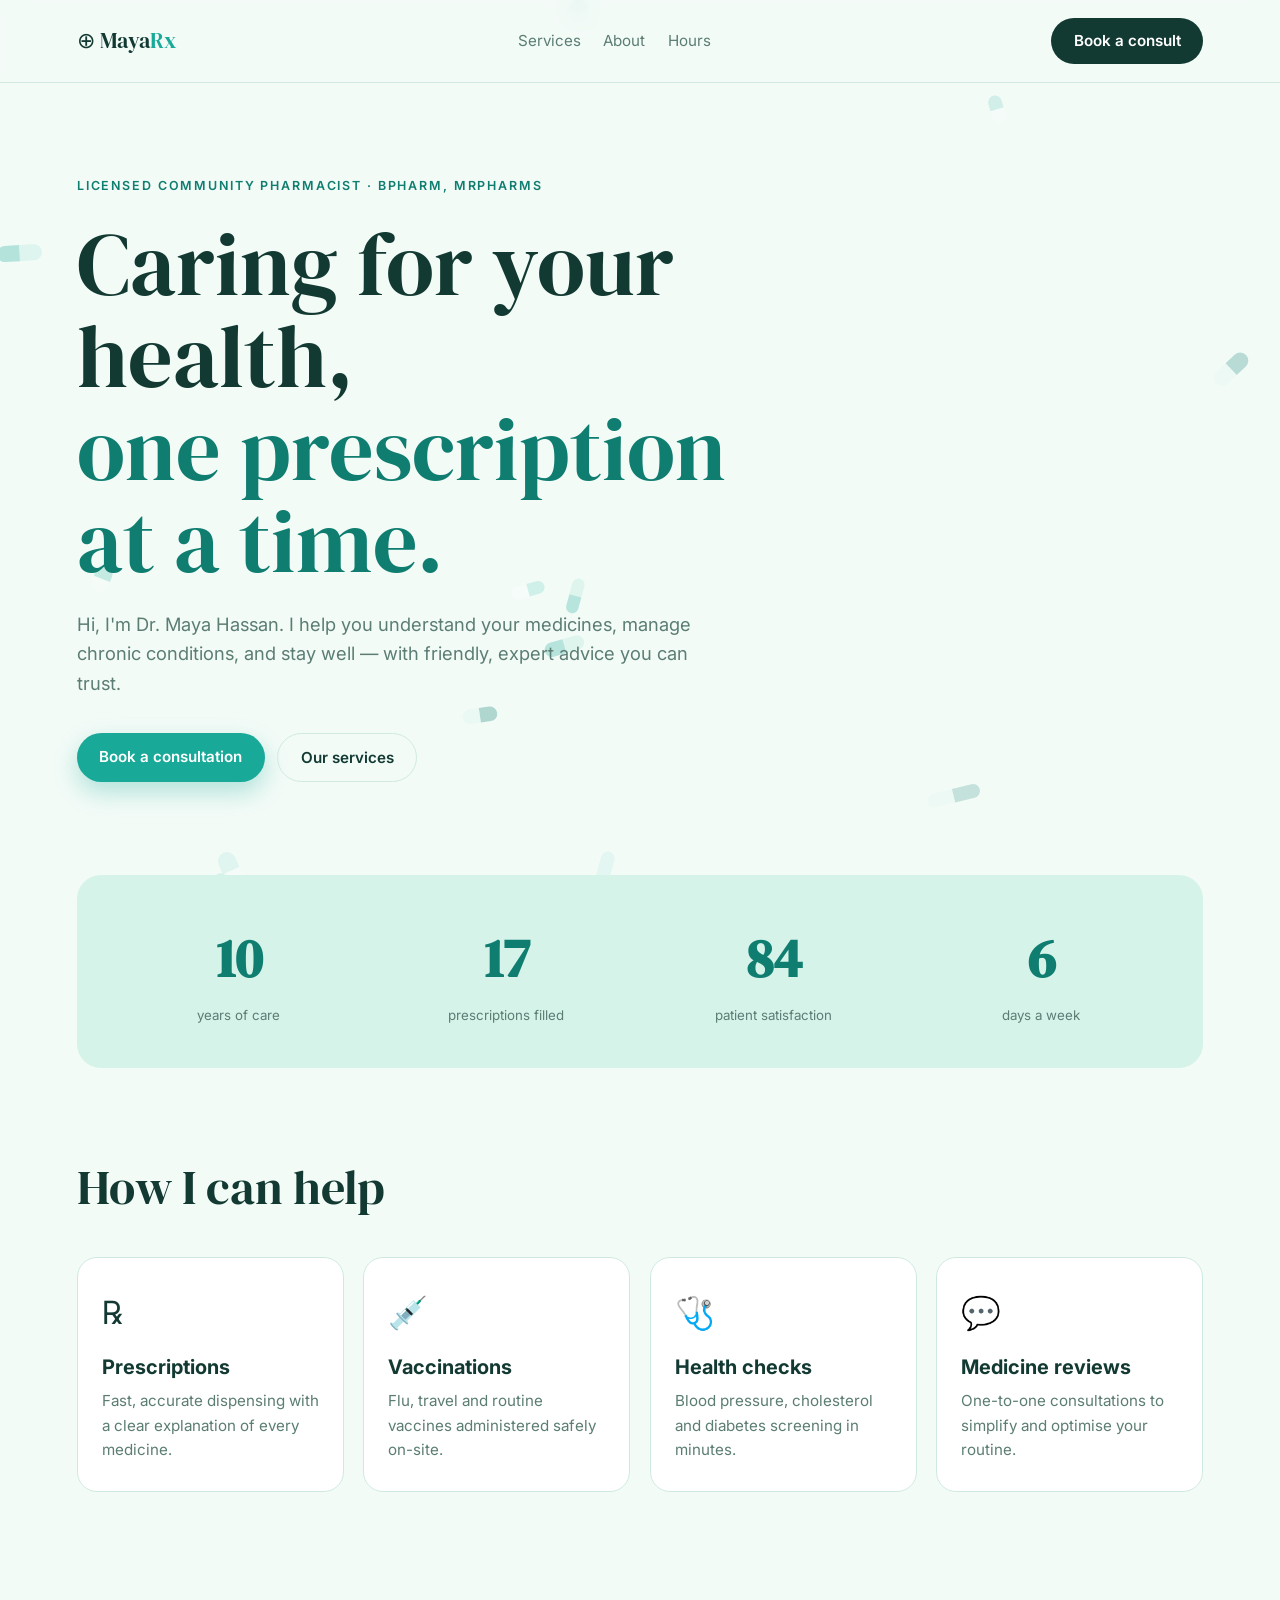
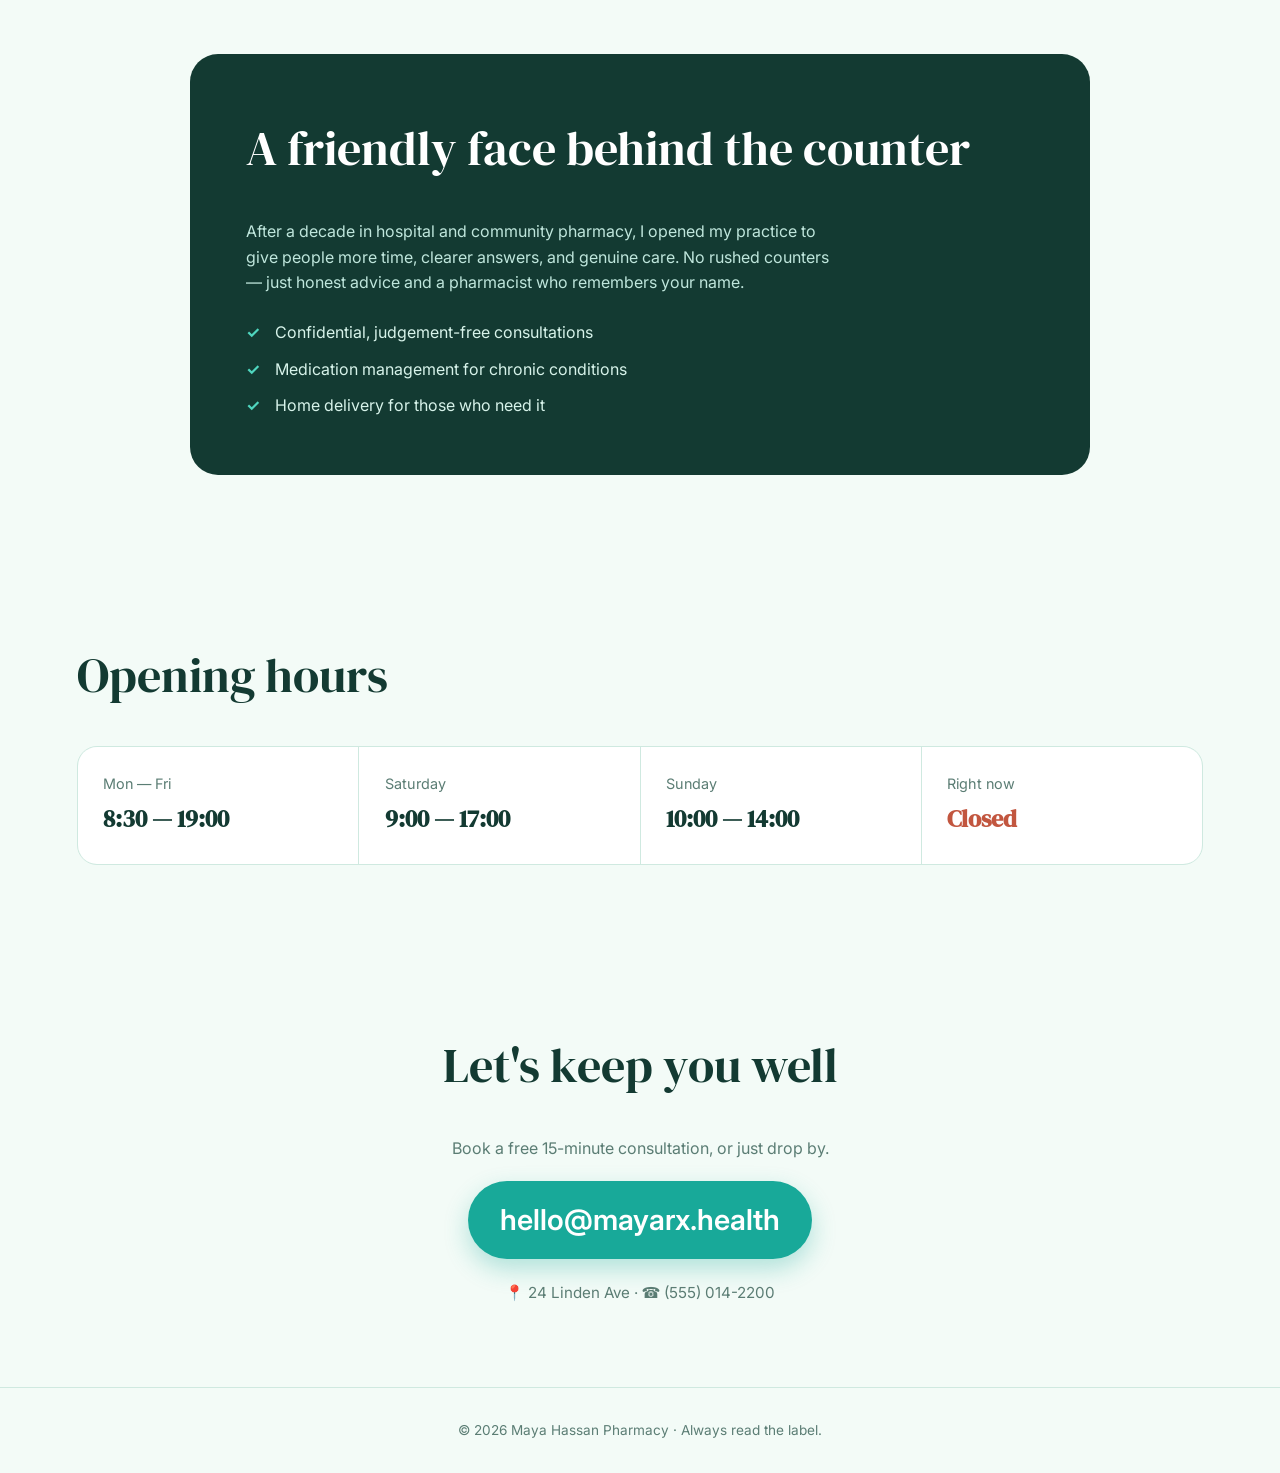
<file: 2026-07-25-pharmacist-portfolio/index.html>
<!DOCTYPE html>
<html lang="en">
<head>
  <meta charset="UTF-8" />
  <meta name="viewport" content="width=device-width, initial-scale=1.0" />
  <title>Dr. Maya Hassan — Pharmacist</title>
  <link rel="preconnect" href="https://fonts.googleapis.com" />
  <link href="https://fonts.googleapis.com/css2?family=DM+Serif+Display&family=Inter:wght@400;500;600;700&display=swap" rel="stylesheet" />
  <link rel="stylesheet" href="style.css" />
</head>
<body>
  <canvas id="pills" aria-hidden="true"></canvas>

  <header class="nav">
    <a href="#top" class="logo">⊕ Maya<span>Rx</span></a>
    <nav>
      <a href="#services">Services</a>
      <a href="#about">About</a>
      <a href="#hours">Hours</a>
    </nav>
    <a href="#book" class="btn">Book a consult</a>
  </header>

  <!-- HERO -->
  <section class="hero" id="top">
    <p class="eyebrow reveal">Licensed Community Pharmacist · BPharm, MRPharmS</p>
    <h1 class="reveal">Caring for your health,<br /><span class="accent">one prescription at a time.</span></h1>
    <p class="lede reveal">Hi, I'm Dr. Maya Hassan. I help you understand your medicines, manage chronic conditions, and stay well — with friendly, expert advice you can trust.</p>
    <div class="hero-cta reveal">
      <a href="#book" class="btn primary">Book a consultation</a>
      <a href="#services" class="btn ghost">Our services</a>
    </div>
  </section>

  <!-- TRUST STATS -->
  <section class="trust">
    <div class="stat reveal"><b data-count="12">0</b><small>years of care</small></div>
    <div class="stat reveal"><b data-count="20" data-suffix="k+">0</b><small>prescriptions filled</small></div>
    <div class="stat reveal"><b data-count="98" data-suffix="%">0</b><small>patient satisfaction</small></div>
    <div class="stat reveal"><b data-count="7">0</b><small>days a week</small></div>
  </section>

  <!-- SERVICES -->
  <section class="services" id="services">
    <h2 class="reveal">How I can help</h2>
    <div class="cards">
      <article class="card reveal"><span class="ic">℞</span><h3>Prescriptions</h3><p>Fast, accurate dispensing with a clear explanation of every medicine.</p></article>
      <article class="card reveal"><span class="ic">💉</span><h3>Vaccinations</h3><p>Flu, travel and routine vaccines administered safely on-site.</p></article>
      <article class="card reveal"><span class="ic">🩺</span><h3>Health checks</h3><p>Blood pressure, cholesterol and diabetes screening in minutes.</p></article>
      <article class="card reveal"><span class="ic">💬</span><h3>Medicine reviews</h3><p>One-to-one consultations to simplify and optimise your routine.</p></article>
    </div>
  </section>

  <!-- ABOUT -->
  <section class="about" id="about">
    <div class="about-card reveal">
      <h2>A friendly face behind the counter</h2>
      <p>After a decade in hospital and community pharmacy, I opened my practice to give people more time, clearer answers, and genuine care. No rushed counters — just honest advice and a pharmacist who remembers your name.</p>
      <ul class="ticks">
        <li>Confidential, judgement-free consultations</li>
        <li>Medication management for chronic conditions</li>
        <li>Home delivery for those who need it</li>
      </ul>
    </div>
  </section>

  <!-- HOURS -->
  <section class="hours" id="hours">
    <h2 class="reveal">Opening hours</h2>
    <div class="hours-grid reveal">
      <div><span>Mon — Fri</span><b>8:30 — 19:00</b></div>
      <div><span>Saturday</span><b>9:00 — 17:00</b></div>
      <div><span>Sunday</span><b>10:00 — 14:00</b></div>
      <div class="open" id="openNow"><span>Right now</span><b>—</b></div>
    </div>
  </section>

  <!-- BOOK -->
  <section class="book" id="book">
    <h2 class="reveal">Let's keep you well</h2>
    <p class="reveal">Book a free 15-minute consultation, or just drop by.</p>
    <a href="mailto:hello@mayarx.health" class="btn primary big reveal">hello@mayarx.health</a>
    <p class="addr reveal">📍 24 Linden Ave · ☎ (555) 014-2200</p>
  </section>

  <footer class="foot">© 2026 Maya Hassan Pharmacy · Always read the label.</footer>
  <script src="script.js"></script>
</body>
</html>
</file>
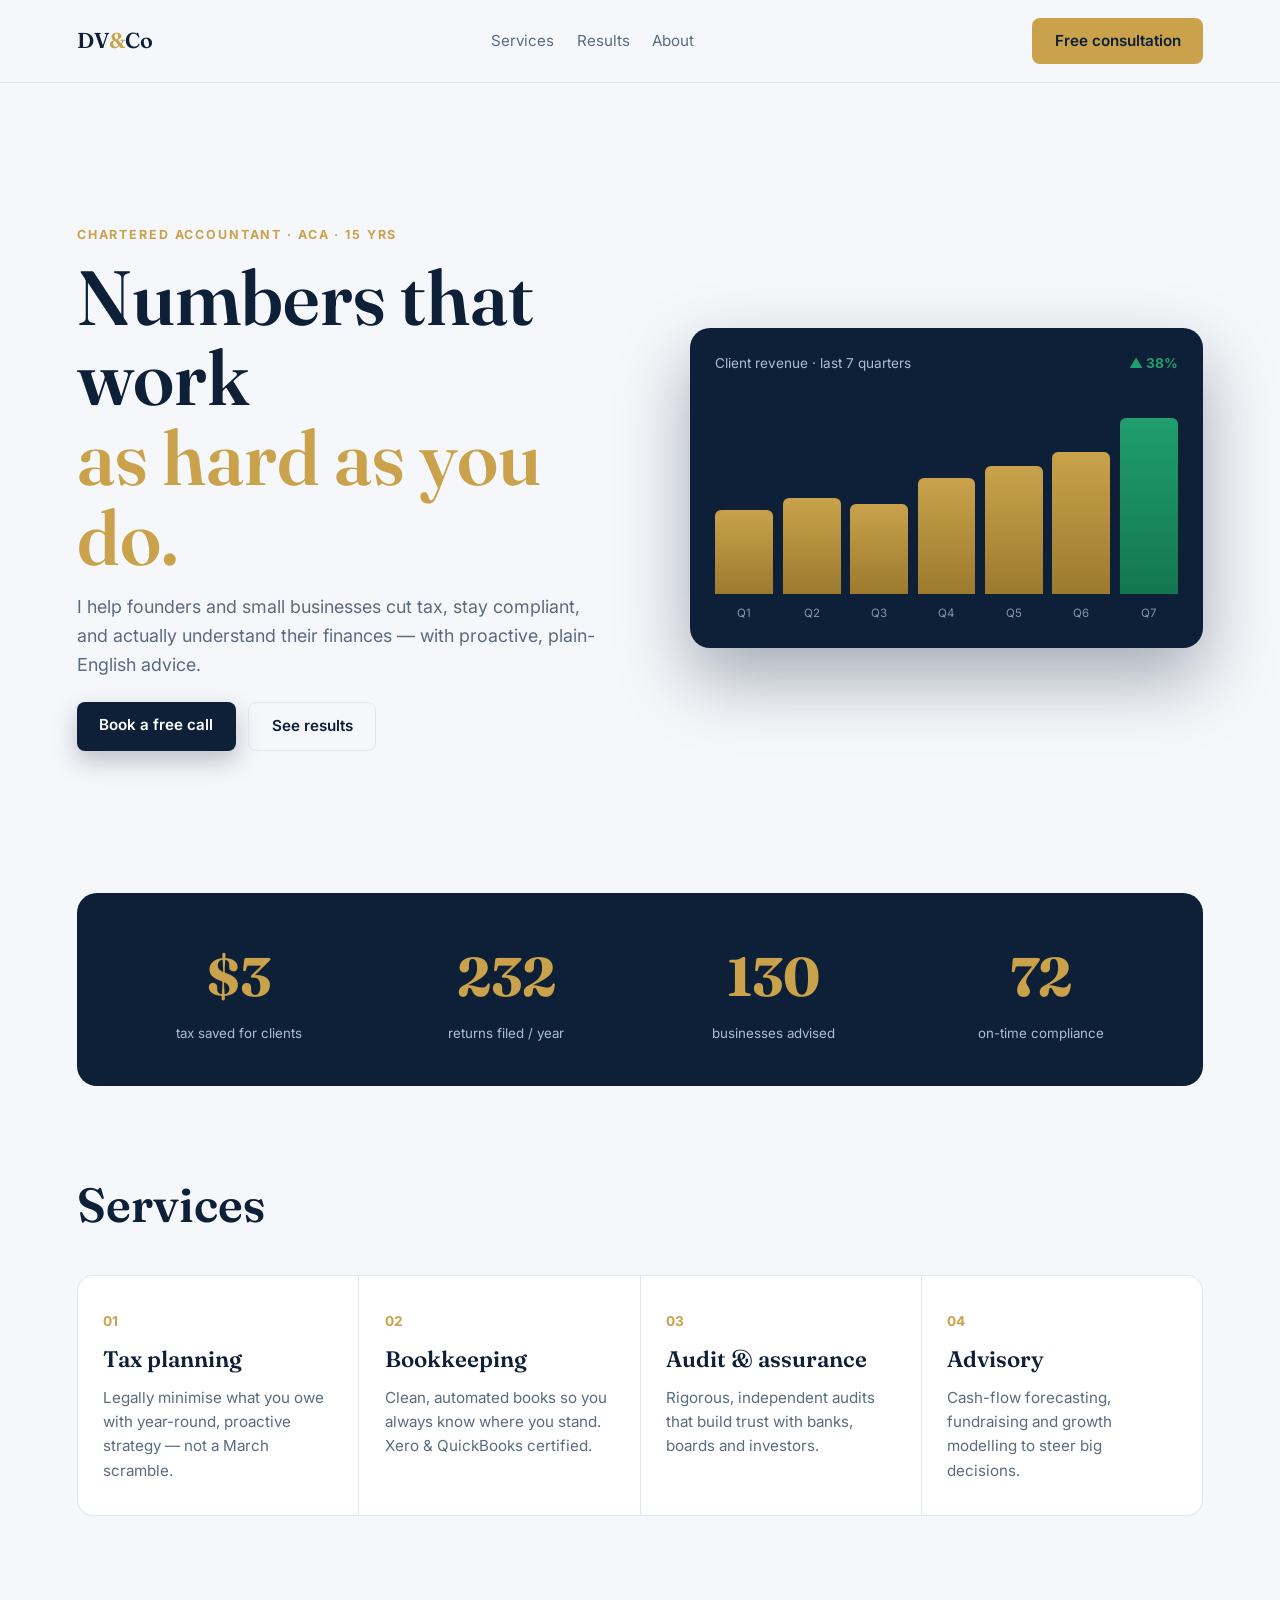
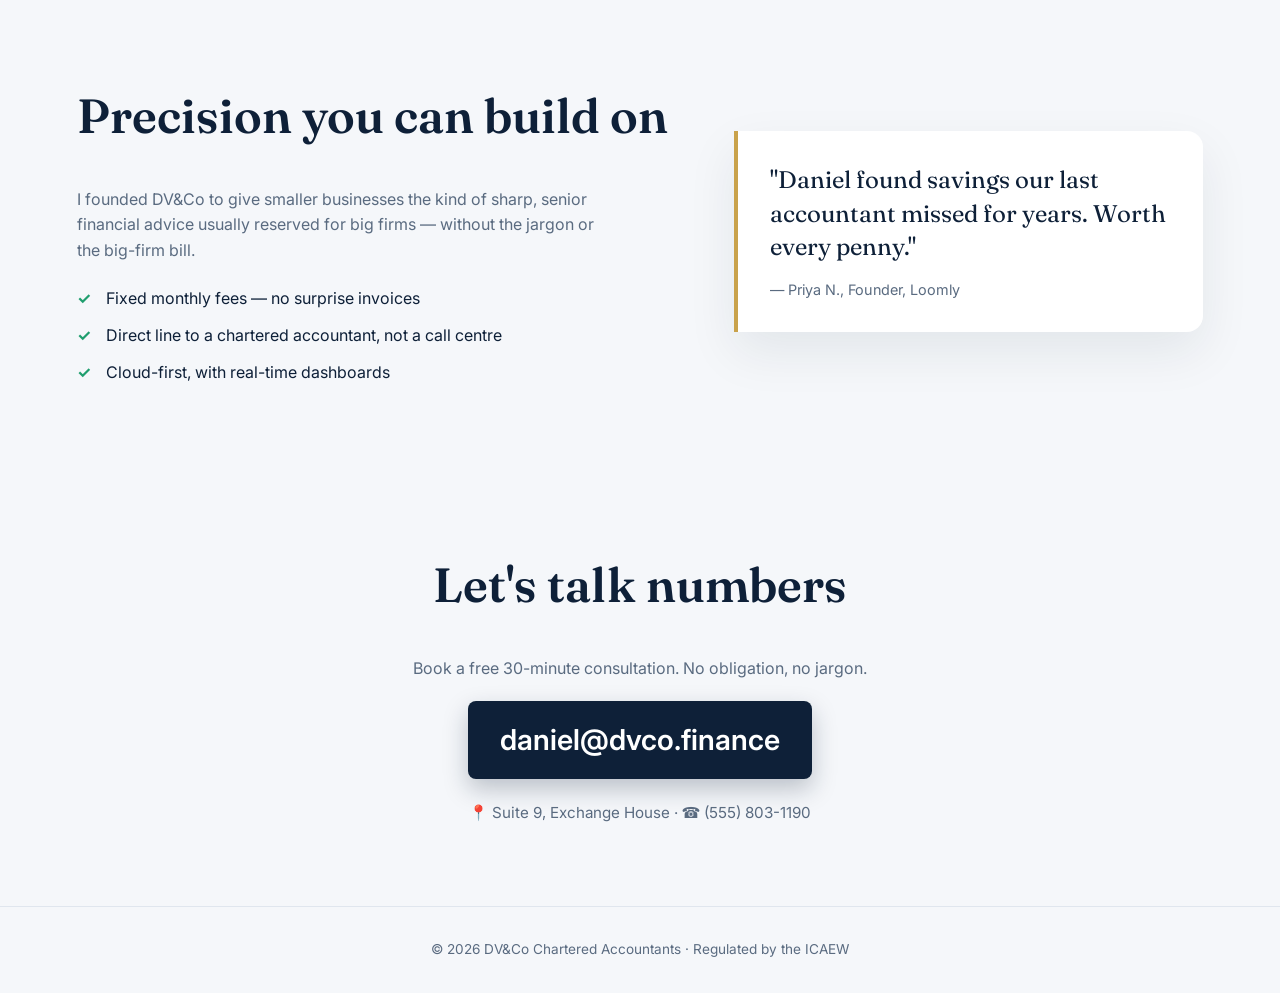
<file: 2026-07-28-accountant-portfolio/index.html>
<!DOCTYPE html>
<html lang="en">
<head>
  <meta charset="UTF-8" />
  <meta name="viewport" content="width=device-width, initial-scale=1.0" />
  <title>Daniel Vasquez — Chartered Accountant</title>
  <link rel="preconnect" href="https://fonts.googleapis.com" />
  <link href="https://fonts.googleapis.com/css2?family=Fraunces:opsz,wght@9..144,500;9..144,600&family=Inter:wght@400;500;600;700&display=swap" rel="stylesheet" />
  <link rel="stylesheet" href="style.css" />
</head>
<body>
  <header class="nav">
    <a href="#top" class="logo">DV<span>&amp;</span>Co</a>
    <nav>
      <a href="#services">Services</a>
      <a href="#results">Results</a>
      <a href="#about">About</a>
    </nav>
    <a href="#contact" class="btn">Free consultation</a>
  </header>

  <!-- HERO -->
  <section class="hero" id="top">
    <div class="hero-text">
      <p class="eyebrow reveal">Chartered Accountant · ACA · 15 yrs</p>
      <h1 class="reveal">Numbers that work<br /><span class="accent">as hard as you do.</span></h1>
      <p class="lede reveal">I help founders and small businesses cut tax, stay compliant, and actually understand their finances — with proactive, plain-English advice.</p>
      <div class="hero-cta reveal">
        <a href="#contact" class="btn primary">Book a free call</a>
        <a href="#results" class="btn ghost">See results</a>
      </div>
    </div>
    <!-- animated growth chart -->
    <div class="chart-card reveal">
      <div class="chart-head"><span>Client revenue · last 7 quarters</span><b class="up">▲ 38%</b></div>
      <div class="chart" id="chart" aria-hidden="true"></div>
      <div class="chart-foot"><span>Q1</span><span>Q2</span><span>Q3</span><span>Q4</span><span>Q5</span><span>Q6</span><span>Q7</span></div>
    </div>
  </section>

  <!-- RESULTS -->
  <section class="results" id="results">
    <div class="stat reveal"><b data-prefix="$" data-count="4" data-suffix=".2M">0</b><small>tax saved for clients</small></div>
    <div class="stat reveal"><b data-count="320" data-suffix="+">0</b><small>returns filed / year</small></div>
    <div class="stat reveal"><b data-count="180" data-suffix="+">0</b><small>businesses advised</small></div>
    <div class="stat reveal"><b data-count="100" data-suffix="%">0</b><small>on-time compliance</small></div>
  </section>

  <!-- SERVICES -->
  <section class="services" id="services">
    <h2 class="reveal">Services</h2>
    <div class="cards">
      <article class="card reveal"><span class="n">01</span><h3>Tax planning</h3><p>Legally minimise what you owe with year-round, proactive strategy — not a March scramble.</p></article>
      <article class="card reveal"><span class="n">02</span><h3>Bookkeeping</h3><p>Clean, automated books so you always know where you stand. Xero &amp; QuickBooks certified.</p></article>
      <article class="card reveal"><span class="n">03</span><h3>Audit &amp; assurance</h3><p>Rigorous, independent audits that build trust with banks, boards and investors.</p></article>
      <article class="card reveal"><span class="n">04</span><h3>Advisory</h3><p>Cash-flow forecasting, fundraising and growth modelling to steer big decisions.</p></article>
    </div>
  </section>

  <!-- ABOUT / TRUST -->
  <section class="about" id="about">
    <div class="about-grid">
      <div class="reveal">
        <h2>Precision you can build on</h2>
        <p>I founded DV&amp;Co to give smaller businesses the kind of sharp, senior financial advice usually reserved for big firms — without the jargon or the big-firm bill.</p>
        <ul class="ticks">
          <li>Fixed monthly fees — no surprise invoices</li>
          <li>Direct line to a chartered accountant, not a call centre</li>
          <li>Cloud-first, with real-time dashboards</li>
        </ul>
      </div>
      <blockquote class="quote reveal">
        "Daniel found savings our last accountant missed for years. Worth every penny."
        <cite>— Priya N., Founder, Loomly</cite>
      </blockquote>
    </div>
  </section>

  <!-- CONTACT -->
  <section class="contact" id="contact">
    <h2 class="reveal">Let's talk numbers</h2>
    <p class="reveal">Book a free 30-minute consultation. No obligation, no jargon.</p>
    <a href="mailto:daniel@dvco.finance" class="btn primary big reveal">daniel@dvco.finance</a>
    <p class="addr reveal">📍 Suite 9, Exchange House · ☎ (555) 803-1190</p>
  </section>

  <footer class="foot">© 2026 DV&amp;Co Chartered Accountants · Regulated by the ICAEW</footer>
  <script src="script.js"></script>
</body>
</html>
</file>
<file: 2026-07-02-lovely-webpage-for-her/style.css>
:root {
  --pink: #ff6b9d;
  --deep: #c81d6b;
  --soft: #ffe3ee;
  --cream: #fff5f8;
  --ink: #4a2c3a;
}

* { margin: 0; padding: 0; box-sizing: border-box; }

html { scroll-behavior: smooth; }

body {
  font-family: "Poppins", system-ui, sans-serif, "Segoe UI Emoji", "Apple Color Emoji", "Noto Color Emoji";
  color: var(--ink);
  background: linear-gradient(160deg, var(--cream), var(--soft));
  overflow-x: hidden;
  text-align: center;
}

h2 {
  font-family: "Dancing Script", cursive;
  font-size: clamp(2rem, 5vw, 3rem);
  color: var(--deep);
  margin-bottom: .25rem;
}

.sub { color: var(--pink); font-weight: 300; margin-bottom: 2rem; }

/* ---------- Floating hearts ---------- */
.hearts {
  position: fixed;
  inset: 0;
  pointer-events: none;
  z-index: 0;
}
.heart {
  position: absolute;
  bottom: -40px;
  font-size: 1.2rem;
  animation: float linear forwards;
  opacity: 0;
}
@keyframes float {
  0%   { transform: translateY(0) scale(.6); opacity: 0; }
  10%  { opacity: .9; }
  100% { transform: translateY(-110vh) scale(1.1); opacity: 0; }
}

/* ---------- Hero ---------- */
.hero {
  position: relative;
  z-index: 1;
  min-height: 100vh;
  display: flex;
  flex-direction: column;
  align-items: center;
  justify-content: center;
  gap: .5rem;
  padding: 1rem;
}
.hello { font-weight: 300; letter-spacing: .08em; color: var(--pink); }
.name {
  font-family: "Dancing Script", cursive;
  font-size: clamp(4rem, 16vw, 9rem);
  line-height: .95;
  color: var(--deep);
  text-shadow: 0 6px 30px rgba(200, 29, 107, .25);
}
.typed { min-height: 1.6em; font-weight: 400; font-size: clamp(1rem, 3vw, 1.3rem); }
.caret { color: var(--pink); animation: blink 1s steps(1) infinite; }
@keyframes blink { 50% { opacity: 0; } }

.scroll-hint {
  margin-top: 2.5rem;
  color: var(--pink);
  text-decoration: none;
  font-size: .9rem;
  animation: bob 1.8s ease-in-out infinite;
}
@keyframes bob { 50% { transform: translateY(8px); } }

/* ---------- Sections ---------- */
section {
  position: relative;
  z-index: 1;
  padding: 5rem 1.25rem;
}

/* ---------- Reason cards ---------- */
.cards {
  display: grid;
  grid-template-columns: repeat(auto-fit, minmax(180px, 1fr));
  gap: 1rem;
  max-width: 760px;
  margin: 0 auto;
}
.card {
  perspective: 1000px;
  height: 150px;
  cursor: pointer;
  background: none;
  border: none;
  font: inherit;
}
.card-inner {
  position: relative;
  width: 100%;
  height: 100%;
  transition: transform .6s cubic-bezier(.4, .2, .2, 1);
  transform-style: preserve-3d;
}
.card.flipped .card-inner { transform: rotateY(180deg); }
.card-face {
  position: absolute;
  inset: 0;
  backface-visibility: hidden;
  border-radius: 20px;
  display: flex;
  align-items: center;
  justify-content: center;
  padding: 1rem;
  box-shadow: 0 10px 30px rgba(200, 29, 107, .12);
}
.card-front {
  background: #fff;
  font-size: 2.2rem;
}
.card-back {
  background: linear-gradient(135deg, var(--pink), var(--deep));
  color: #fff;
  transform: rotateY(180deg);
  font-weight: 400;
  font-size: .98rem;
}

/* ---------- Counter ---------- */
.count {
  display: flex;
  gap: 1rem;
  justify-content: center;
  flex-wrap: wrap;
  margin-bottom: 1.5rem;
}
.unit {
  background: #fff;
  border-radius: 18px;
  padding: 1rem 1.25rem;
  min-width: 90px;
  box-shadow: 0 10px 30px rgba(200, 29, 107, .12);
}
.unit span {
  display: block;
  font-size: 2.2rem;
  font-weight: 600;
  color: var(--deep);
}
.unit small { color: var(--pink); text-transform: uppercase; letter-spacing: .1em; font-size: .65rem; }

/* ---------- Surprise ---------- */
.surprise-btn {
  font: inherit;
  font-weight: 500;
  font-size: 1.05rem;
  color: #fff;
  background: linear-gradient(135deg, var(--pink), var(--deep));
  border: none;
  border-radius: 999px;
  padding: 1rem 2.25rem;
  cursor: pointer;
  box-shadow: 0 12px 30px rgba(200, 29, 107, .35);
  transition: transform .2s, box-shadow .2s;
}
.surprise-btn:hover { transform: translateY(-3px); box-shadow: 0 18px 40px rgba(200, 29, 107, .45); }
.surprise-btn:active { transform: translateY(0); }

.note {
  max-width: 520px;
  margin: 2rem auto 0;
  background: #fff;
  border-radius: 24px;
  padding: 2rem;
  box-shadow: 0 18px 50px rgba(200, 29, 107, .18);
  animation: pop .5s cubic-bezier(.2, 1.3, .4, 1);
}
.note p { margin-bottom: .9rem; line-height: 1.6; }
.note .sig { font-family: "Dancing Script", cursive; font-size: 1.6rem; color: var(--deep); margin-bottom: 0; }
@keyframes pop { from { transform: scale(.85); opacity: 0; } to { transform: scale(1); opacity: 1; } }

footer {
  position: relative;
  z-index: 1;
  padding: 2.5rem 1rem;
  color: var(--pink);
  font-size: .85rem;
  font-weight: 300;
}

@media (prefers-reduced-motion: reduce) {
  *, *::before, *::after { animation: none !important; transition: none !important; }
}
</file>
<file: 2026-07-04-will-you-go-on-a-date/style.css>
:root {
  --pink: #ff6b9d;
  --deep: #c81d6b;
  --soft: #ffe3ee;
  --cream: #fff5f8;
  --ink: #4a2c3a;
}

* { margin: 0; padding: 0; box-sizing: border-box; }

body {
  font-family: "Poppins", system-ui, sans-serif, "Segoe UI Emoji", "Apple Color Emoji", "Noto Color Emoji";
  color: var(--ink);
  background: linear-gradient(160deg, var(--cream), var(--soft));
  min-height: 100vh;
  overflow-x: hidden;
  text-align: center;
  display: flex;
  flex-direction: column;
}

h1 {
  font-family: "Dancing Script", cursive;
  font-size: clamp(2.2rem, 7vw, 4rem);
  color: var(--deep);
  line-height: 1.05;
  max-width: 14ch;
  margin-inline: auto;
}
h2 {
  font-family: "Dancing Script", cursive;
  font-size: clamp(2rem, 6vw, 3.2rem);
  color: var(--deep);
}

/* ---------- Steps ---------- */
.step {
  position: relative;
  z-index: 1;
  flex: 1;
  min-height: 100vh;
  display: none;
  flex-direction: column;
  align-items: center;
  justify-content: center;
  gap: 1.25rem;
  padding: 2rem 1.25rem;
}
.step.active { display: flex; animation: fade .6s ease; }
@keyframes fade { from { opacity: 0; transform: translateY(12px); } }

.emoji-bounce { font-size: 3.5rem; animation: bounce 1.6s ease-in-out infinite; }
@keyframes bounce { 50% { transform: translateY(-12px); } }

/* ---------- Buttons ---------- */
.choices { position: relative; display: flex; gap: 1rem; flex-wrap: wrap; justify-content: center; }
.btn {
  font: inherit;
  font-weight: 500;
  border: none;
  border-radius: 999px;
  padding: .9rem 2rem;
  cursor: pointer;
  transition: transform .2s, box-shadow .2s;
}
.btn.yes {
  color: #fff;
  background: linear-gradient(135deg, var(--pink), var(--deep));
  box-shadow: 0 12px 30px rgba(200, 29, 107, .35);
}
.btn.yes:hover { transform: translateY(-3px); box-shadow: 0 18px 40px rgba(200, 29, 107, .45); }
.btn.wide { padding: 1rem 2.5rem; font-size: 1.05rem; }
.btn.yes:disabled { opacity: .5; cursor: not-allowed; transform: none; box-shadow: none; }

.btn.no {
  color: var(--deep);
  background: #fff;
  box-shadow: 0 8px 20px rgba(200, 29, 107, .12);
}

.hint { color: var(--pink); font-weight: 300; font-size: .95rem; min-height: 1.4em; }

/* ---------- Plan step ---------- */
.label { font-weight: 500; color: var(--deep); margin-top: .5rem; }
.chips { display: flex; flex-wrap: wrap; gap: .6rem; justify-content: center; max-width: 520px; }
.chip {
  font: inherit;
  border: 2px solid transparent;
  background: #fff;
  border-radius: 999px;
  padding: .6rem 1.1rem;
  cursor: pointer;
  box-shadow: 0 8px 20px rgba(200, 29, 107, .1);
  transition: transform .15s, border-color .15s;
}
.chip:hover { transform: translateY(-2px); }
.chip.selected { border-color: var(--pink); color: var(--deep); font-weight: 500; }

.when { display: flex; gap: 1rem; flex-wrap: wrap; justify-content: center; }
.when label { display: flex; flex-direction: column; gap: .35rem; font-size: .85rem; color: var(--deep); font-weight: 500; }
.when input {
  font: inherit;
  border: 2px solid var(--soft);
  border-radius: 14px;
  padding: .6rem .8rem;
  background: #fff;
  color: var(--ink);
}
.when input:focus { outline: none; border-color: var(--pink); }

/* ---------- Countdown ---------- */
.summary { font-size: 1.1rem; max-width: 24ch; }
.count { display: flex; gap: .8rem; justify-content: center; flex-wrap: wrap; }
.unit {
  background: #fff;
  border-radius: 18px;
  padding: 1rem 1.1rem;
  min-width: 78px;
  box-shadow: 0 10px 30px rgba(200, 29, 107, .12);
}
.unit span { display: block; font-size: 2rem; font-weight: 600; color: var(--deep); }
.unit small { color: var(--pink); text-transform: uppercase; letter-spacing: .08em; font-size: .6rem; }

footer { position: relative; z-index: 1; padding: 2rem 1rem; color: var(--pink); font-size: .82rem; font-weight: 300; }

/* ---------- Floating hearts ---------- */
.hearts { position: fixed; inset: 0; pointer-events: none; z-index: 0; }
.heart { position: absolute; bottom: -40px; animation: float linear forwards; opacity: 0; }
@keyframes float {
  0% { transform: translateY(0) scale(.6); opacity: 0; }
  10% { opacity: .9; }
  100% { transform: translateY(-110vh) scale(1.1); opacity: 0; }
}

@media (prefers-reduced-motion: reduce) {
  *, *::before, *::after { animation: none !important; transition: none !important; }
}
</file>
<file: 2026-07-07-jank-lab-transform-vs-left/style.css>
:root {
  --bg: #0d1117;
  --panel: #161b22;
  --line: #232b36;
  --text: #e6edf3;
  --muted: #8b949e;
  --green: #3fb950;
  --red: #f85149;
  --accent: #58a6ff;
}

* { margin: 0; padding: 0; box-sizing: border-box; }

body {
  font-family: "Inter", system-ui, sans-serif;
  background: var(--bg);
  color: var(--text);
  line-height: 1.5;
  padding: 2rem 1.25rem 0;
  max-width: 900px;
  margin: 0 auto;
}

code { font-family: "JetBrains Mono", monospace; }

header { text-align: center; margin-bottom: 1.5rem; }
h1 { font-size: clamp(1.8rem, 5vw, 3rem); font-weight: 800; letter-spacing: -.02em; }
.wrong { color: var(--red); text-decoration: underline wavy var(--red); }
.tag { color: var(--muted); margin-top: .5rem; }

/* ---------- FPS meter ---------- */
.meter {
  display: flex;
  align-items: center;
  gap: 1rem;
  background: var(--panel);
  border: 1px solid var(--line);
  border-radius: 14px;
  padding: 1rem 1.25rem;
  margin-bottom: 1.5rem;
}
.fps { display: flex; flex-direction: column; min-width: 90px; }
.fps span { font-size: 2.2rem; font-weight: 800; font-variant-numeric: tabular-nums; }
.fps small { color: var(--muted); font-size: .7rem; text-transform: uppercase; letter-spacing: .08em; }
.bar { flex: 1; height: 12px; background: #21262d; border-radius: 99px; overflow: hidden; }
.bar i { display: block; height: 100%; width: 100%; background: linear-gradient(90deg, var(--red), #d29922, var(--green)); transform-origin: left; transition: transform .1s linear; }

/* ---------- Lanes ---------- */
.lanes { display: grid; gap: 1rem; }
.lane { background: var(--panel); border: 1px solid var(--line); border-radius: 14px; padding: 1rem 1.25rem; }
.lane-head { display: flex; align-items: center; gap: .75rem; margin-bottom: .9rem; flex-wrap: wrap; }
.lane-head code { font-size: .95rem; color: var(--accent); }
.badge { font-size: .68rem; text-transform: uppercase; letter-spacing: .06em; color: var(--red); border: 1px solid var(--red); border-radius: 99px; padding: .15rem .6rem; }
.badge.ok { color: var(--green); border-color: var(--green); }

.track { position: relative; height: 56px; background: #0b0f14; border-radius: 10px; overflow: hidden; }
.box {
  position: absolute;
  top: 8px;
  width: 80px;
  height: 40px;
  border-radius: 8px;
  display: flex;
  align-items: center;
  justify-content: center;
  font-family: "JetBrains Mono", monospace;
  font-size: .8rem;
  color: #fff;
}

/* the SAME visual motion, two different mechanisms */
.box-left {
  left: 0;
  background: var(--red);
  animation: moveLeft 2s linear infinite alternate;
}
.box-transform {
  left: 0;
  background: var(--green);
  will-change: transform;
  animation: moveTransform 2s linear infinite alternate;
}
@keyframes moveLeft { to { left: calc(100% - 80px); } }
@keyframes moveTransform { to { transform: translateX(var(--dx, 600px)); } }

.paused .box { animation-play-state: paused; }

/* ---------- Controls ---------- */
.controls { display: flex; align-items: center; gap: .75rem; flex-wrap: wrap; margin: 1.5rem 0; }
.btn {
  font: inherit; font-weight: 600;
  background: #21262d; color: var(--text);
  border: 1px solid var(--line); border-radius: 10px;
  padding: .7rem 1.2rem; cursor: pointer;
  transition: transform .1s, background .15s;
}
.btn:hover { transform: translateY(-2px); }
.btn.danger { background: var(--red); border-color: var(--red); color: #fff; }
.btn.danger.active { background: #b62324; }
.note { color: var(--muted); font-size: .9rem; }

/* ---------- Why ---------- */
.why { background: var(--panel); border: 1px solid var(--line); border-radius: 14px; padding: 1.25rem 1.5rem; }
.why h2 { font-size: 1.2rem; margin-bottom: .6rem; }
.why ul { padding-left: 1.1rem; display: grid; gap: .55rem; color: var(--muted); }
.why b { color: var(--text); }
.why code { color: var(--accent); }

footer { text-align: center; color: var(--muted); font-size: .82rem; padding: 2rem 1rem; }

@media (prefers-reduced-motion: reduce) {
  .box { animation: none !important; }
}
</file>
<file: 2026-07-09-debounce-vs-throttle/style.css>
:root {
  --bg: #0d1117;
  --panel: #161b22;
  --line: #232b36;
  --text: #e6edf3;
  --muted: #8b949e;
  --raw: #f85149;
  --throttle: #d29922;
  --debounce: #3fb950;
  --accent: #58a6ff;
}

* { margin: 0; padding: 0; box-sizing: border-box; }

body {
  font-family: "Inter", system-ui, sans-serif;
  background: var(--bg);
  color: var(--text);
  line-height: 1.5;
  padding: 2rem 1.25rem 0;
  max-width: 900px;
  margin: 0 auto;
}
code { font-family: "JetBrains Mono", monospace; }

header { text-align: center; margin-bottom: 1.25rem; }
h1 { font-size: clamp(1.8rem, 5vw, 3rem); font-weight: 800; letter-spacing: -.02em; }
.vs { color: var(--muted); font-weight: 400; }
.tag { color: var(--muted); margin-top: .4rem; }

/* ---------- Trigger pad ---------- */
.pad {
  background: var(--panel);
  border: 1px dashed var(--line);
  border-radius: 14px;
  padding: 1.5rem;
  text-align: center;
  color: var(--muted);
  display: flex;
  flex-direction: column;
  align-items: center;
  gap: 1rem;
  cursor: crosshair;
  transition: border-color .2s, background .2s;
}
.pad.active { border-color: var(--accent); background: #131a24; }
.pad input {
  font: inherit;
  background: #0b0f14;
  border: 1px solid var(--line);
  border-radius: 10px;
  padding: .6rem 1rem;
  color: var(--text);
  width: min(320px, 90%);
}
.pad input:focus { outline: none; border-color: var(--accent); }

/* ---------- Controls ---------- */
.controls { display: flex; align-items: center; gap: 1.5rem; flex-wrap: wrap; margin: 1.25rem 0; }
.controls label { display: flex; align-items: center; gap: .6rem; color: var(--muted); font-size: .9rem; }
.controls output { font-family: "JetBrains Mono", monospace; color: var(--accent); min-width: 56px; }
input[type="range"] { accent-color: var(--accent); }
.btn {
  font: inherit; font-weight: 600;
  background: #21262d; color: var(--text);
  border: 1px solid var(--line); border-radius: 10px;
  padding: .55rem 1rem; cursor: pointer;
}
.btn:hover { background: #2a313c; }

/* ---------- Lanes ---------- */
.lanes { display: grid; gap: 1rem; }
.lane { background: var(--panel); border: 1px solid var(--line); border-radius: 14px; padding: 1rem 1.25rem; }
.lane-head { display: flex; align-items: center; gap: .75rem; margin-bottom: .75rem; flex-wrap: wrap; }
.lane-head b { letter-spacing: .06em; }
.lane-head code { color: var(--accent); font-size: .82rem; }
.count {
  margin-left: auto;
  font-family: "JetBrains Mono", monospace;
  font-size: 1.4rem;
  font-weight: 700;
  font-variant-numeric: tabular-nums;
  min-width: 3ch;
  text-align: right;
}
.raw .count, .raw b { color: var(--raw); }
.throttle .count, .throttle b { color: var(--throttle); }
.debounce .count, .debounce b { color: var(--debounce); }

.timeline {
  position: relative;
  height: 40px;
  background: #0b0f14;
  border-radius: 10px;
  overflow: hidden;
}
.pulse {
  position: absolute;
  top: 6px;
  width: 6px;
  height: 28px;
  border-radius: 3px;
  right: 0;
  animation: slide var(--life, 3s) linear forwards;
}
.raw .pulse { background: var(--raw); }
.throttle .pulse { background: var(--throttle); }
.debounce .pulse { background: var(--debounce); box-shadow: 0 0 12px var(--debounce); }
@keyframes slide {
  from { transform: translateX(0); opacity: 1; }
  to { transform: translateX(calc(-1 * (100% + 100vw))); opacity: .15; }
}

.desc { color: var(--muted); font-size: .85rem; margin-top: .6rem; }
.desc b { color: var(--text); }

/* ---------- Why ---------- */
.why { background: var(--panel); border: 1px solid var(--line); border-radius: 14px; padding: 1.25rem 1.5rem; margin-top: 1.5rem; }
.why h2 { font-size: 1.2rem; margin-bottom: .6rem; }
.why ul { padding-left: 1.1rem; display: grid; gap: .55rem; color: var(--muted); }
.why b { color: var(--text); }
.why i { color: var(--accent); font-style: normal; }

footer { text-align: center; color: var(--muted); font-size: .82rem; padding: 2rem 1rem; }
</file>
<file: 2026-07-11-interactive-hero-backgrounds/style.css>
* { margin: 0; padding: 0; box-sizing: border-box; }

html, body { height: 100%; overflow: hidden; }

body {
  font-family: "Inter", system-ui, sans-serif;
  color: #fff;
  position: relative;
  transition: background 0.6s ease;
}

/* per-theme page background (canvas draws transparently on top) */
body[data-theme="tech"]   { background: radial-gradient(120% 120% at 50% 0%, #0e1b2e, #05070d 70%); }
body[data-theme="anime"]  { background: linear-gradient(180deg, #ffd6e8 0%, #c9e7ff 55%, #fff3f8 100%); color: #5a2a45; }
body[data-theme="gaming"] { background: linear-gradient(180deg, #1a0533 0%, #2b0a4a 45%, #ff2e88 110%); }
body[data-theme="water"]  { background: linear-gradient(180deg, #013a63 0%, #02659e 50%, #16a6c9 100%); }
body[data-theme="cute"]   { background: linear-gradient(180deg, #fdeaff 0%, #e6e6ff 50%, #d9fbff 100%); color: #5a2a55; }
body[data-theme="galaxy"] { background: radial-gradient(120% 120% at 50% 50%, #0a0a2e, #01010a 75%); }
body[data-theme="matrix"] { background: #000; }
body[data-theme="fire"]   { background: linear-gradient(180deg, #1b0600 0%, #000 80%); }
body[data-theme="plasma"] { background: radial-gradient(120% 120% at 50% 40%, #100a2e, #02000a 80%); }
body[data-theme="boids"]  { background: linear-gradient(180deg, #060b16, #02040a); }
body[data-theme="snow"]   { background: linear-gradient(180deg, #1b2a4a 0%, #0a1326 100%); }
body[data-theme="vortex"] { background: radial-gradient(120% 120% at 50% 50%, #1a0033, #000 80%); }

#bg {
  position: fixed;
  inset: 0;
  width: 100%;
  height: 100%;
  display: block;
  z-index: 0;
}

/* ---------- Switcher ---------- */
.switcher {
  position: fixed;
  top: 1.25rem;
  left: 50%;
  transform: translateX(-50%);
  z-index: 3;
  display: flex;
  flex-wrap: wrap;
  justify-content: center;
  max-width: min(94vw, 760px);
  gap: .3rem;
  padding: .4rem;
  border-radius: 22px;
  background: rgba(255, 255, 255, .12);
  backdrop-filter: blur(10px);
  border: 1px solid rgba(255, 255, 255, .25);
}
.switcher button {
  font: inherit;
  font-weight: 600;
  font-size: .85rem;
  color: inherit;
  background: transparent;
  border: none;
  border-radius: 999px;
  padding: .5rem .9rem;
  cursor: pointer;
  opacity: .7;
  transition: opacity .2s, background .2s, transform .15s;
}
.switcher button:hover { opacity: 1; transform: translateY(-1px); }
.switcher button.active { opacity: 1; background: rgba(255, 255, 255, .9); color: #111; }

/* ---------- Hero ---------- */
.hero {
  position: relative;
  z-index: 2;
  height: 100%;
  display: flex;
  flex-direction: column;
  align-items: center;
  justify-content: center;
  text-align: center;
  gap: .75rem;
  padding: 1rem;
  pointer-events: none;       /* let the mouse reach the canvas */
  will-change: transform;
}
.kicker {
  text-transform: uppercase;
  letter-spacing: .25em;
  font-size: .8rem;
  opacity: .85;
  font-family: "JetBrains Mono", monospace;
}
h1 {
  font-size: clamp(2.5rem, 9vw, 6.5rem);
  font-weight: 800;
  letter-spacing: -.03em;
  line-height: .95;
  text-shadow: 0 10px 40px rgba(0, 0, 0, .35);
}
.sub { font-size: clamp(.95rem, 2.5vw, 1.2rem); opacity: .9; max-width: 36ch; }

/* theme-specific title flavor */
body[data-theme="anime"] h1 { font-family: "Dancing Script", cursive; font-weight: 700; }
body[data-theme="cute"]  h1 { font-family: "Dancing Script", cursive; font-weight: 700; }
body[data-theme="gaming"] h1 {
  font-family: "JetBrains Mono", monospace;
  text-shadow: 0 0 18px #ff2e88, 0 0 38px #7a2bff;
}
body[data-theme="tech"] h1 { text-shadow: 0 0 24px rgba(88, 166, 255, .45); }
body[data-theme="matrix"] h1 { font-family: "JetBrains Mono", monospace; color: #b9ffce; text-shadow: 0 0 18px #2cff77, 0 0 40px #0c3; }
body[data-theme="fire"] h1 { text-shadow: 0 0 20px #ff7b1a, 0 0 44px #ff2e00; }
body[data-theme="plasma"] h1 { text-shadow: 0 0 18px #6cf, 0 0 44px #36f; }
body[data-theme="galaxy"] h1 { text-shadow: 0 0 22px rgba(150, 190, 255, .6); }
body[data-theme="vortex"] h1 { text-shadow: 0 0 22px #c06bff, 0 0 44px #6b2bff; }

footer {
  position: fixed;
  bottom: 1rem;
  left: 0; right: 0;
  text-align: center;
  z-index: 2;
  font-size: .78rem;
  opacity: .6;
  font-family: "JetBrains Mono", monospace;
}

@media (prefers-reduced-motion: reduce) {
  body { transition: none; }
}
</file>
<file: 2026-07-14-marvel-hero-backgrounds/style.css>
* { margin: 0; padding: 0; box-sizing: border-box; }
html, body { height: 100%; overflow: hidden; }

body {
  font-family: "Inter", system-ui, sans-serif;
  color: #fff;
  position: relative;
  transition: background 0.6s ease;
}

body[data-theme="ironman"]   { background: radial-gradient(120% 120% at 50% 50%, #2a0d0d, #0a0608 75%); }
body[data-theme="thor"]      { background: linear-gradient(180deg, #0a1428 0%, #05080f 100%); }
body[data-theme="spiderman"] { background: radial-gradient(120% 120% at 50% 45%, #1a0a14, #06040a 78%); }
body[data-theme="antman"]    { background: radial-gradient(120% 120% at 50% 50%, #1a0033, #05010f 80%); }

#bg { position: fixed; inset: 0; width: 100%; height: 100%; display: block; z-index: 0; }

.switcher {
  position: fixed; top: 1.25rem; left: 50%; transform: translateX(-50%);
  z-index: 3; display: flex; flex-wrap: wrap; justify-content: center;
  max-width: min(94vw, 640px); gap: .3rem; padding: .4rem;
  border-radius: 22px; background: rgba(255, 255, 255, .12);
  backdrop-filter: blur(10px); border: 1px solid rgba(255, 255, 255, .25);
}
.switcher button {
  font: inherit; font-weight: 600; font-size: .85rem; color: #fff;
  background: transparent; border: none; border-radius: 999px;
  padding: .5rem .9rem; cursor: pointer; opacity: .7;
  transition: opacity .2s, background .2s, transform .15s;
}
.switcher button:hover { opacity: 1; transform: translateY(-1px); }
.switcher button.active { opacity: 1; background: rgba(255, 255, 255, .92); color: #111; }

.hero {
  position: relative; z-index: 2; height: 100%;
  display: flex; flex-direction: column; align-items: center; justify-content: center;
  text-align: center; gap: .75rem; padding: 1rem;
  pointer-events: none; will-change: transform;
}
.kicker { text-transform: uppercase; letter-spacing: .25em; font-size: .8rem; opacity: .85; font-family: "JetBrains Mono", monospace; }
h1 {
  font-family: "JetBrains Mono", monospace;
  font-size: clamp(2.4rem, 9vw, 6.5rem); font-weight: 800;
  letter-spacing: .02em; line-height: .95;
}
.sub { font-size: clamp(.95rem, 2.5vw, 1.2rem); opacity: .9; max-width: 38ch; }

body[data-theme="ironman"]   h1 { color: #ffd76a; text-shadow: 0 0 20px #ff7b1a, 0 0 50px #79e6ff; }
body[data-theme="thor"]      h1 { color: #cfe3ff; text-shadow: 0 0 20px #6cf, 0 0 50px #36f; }
body[data-theme="spiderman"] h1 { color: #ff3b3b; text-shadow: 0 0 20px #e62429, 0 0 50px #1a55ff; }
body[data-theme="antman"]    h1 { color: #ff5bd6; text-shadow: 0 0 20px #b14bff, 0 0 50px #2bd6ff; }

/* Ant-Man control panel */
.theme-controls {
  position: fixed; bottom: 3.2rem; left: 50%; transform: translateX(-50%);
  z-index: 3; display: flex; flex-wrap: wrap; justify-content: center; gap: .4rem;
  padding: .4rem; border-radius: 16px;
  background: rgba(255, 255, 255, .12); backdrop-filter: blur(10px);
  border: 1px solid rgba(255, 255, 255, .25);
}
.theme-controls[hidden] { display: none; }
.theme-controls button {
  font: inherit; font-weight: 600; font-size: .85rem; color: #fff;
  background: rgba(255, 255, 255, .12); border: 1px solid rgba(255, 255, 255, .25);
  border-radius: 999px; padding: .5rem 1rem; cursor: pointer;
  transition: background .15s, transform .12s;
}
.theme-controls button:hover { background: rgba(255, 255, 255, .9); color: #111; transform: translateY(-1px); }
.theme-controls button:active { transform: translateY(1px); }

footer {
  position: fixed; bottom: 1rem; left: 0; right: 0; text-align: center;
  z-index: 2; font-size: .78rem; opacity: .6; font-family: "JetBrains Mono", monospace;
}

@media (prefers-reduced-motion: reduce) { body { transition: none; } }
</file>
<file: 2026-07-16-dc-hero-backgrounds/style.css>
* { margin: 0; padding: 0; box-sizing: border-box; }
html, body { height: 100%; overflow: hidden; }

body {
  font-family: "Inter", system-ui, sans-serif;
  color: #fff; position: relative; transition: background 0.6s ease;
}

body[data-theme="batman"]       { background: linear-gradient(180deg, #0c1018 0%, #04060a 100%); }
body[data-theme="superman"]     { background: linear-gradient(180deg, #0a1330 0%, #1a0a18 110%); }
body[data-theme="flash"]        { background: radial-gradient(120% 120% at 50% 50%, #2a1400, #0a0600 78%); }
body[data-theme="greenlantern"] { background: radial-gradient(120% 120% at 50% 50%, #042a14, #01100a 80%); }

#bg { position: fixed; inset: 0; width: 100%; height: 100%; display: block; z-index: 0; }

.switcher {
  position: fixed; top: 1.25rem; left: 50%; transform: translateX(-50%);
  z-index: 3; display: flex; flex-wrap: wrap; justify-content: center;
  max-width: min(94vw, 660px); gap: .3rem; padding: .4rem;
  border-radius: 22px; background: rgba(255, 255, 255, .12);
  backdrop-filter: blur(10px); border: 1px solid rgba(255, 255, 255, .25);
}
.switcher button {
  font: inherit; font-weight: 600; font-size: .85rem; color: #fff;
  background: transparent; border: none; border-radius: 999px;
  padding: .5rem .9rem; cursor: pointer; opacity: .7;
  transition: opacity .2s, background .2s, transform .15s;
}
.switcher button:hover { opacity: 1; transform: translateY(-1px); }
.switcher button.active { opacity: 1; background: rgba(255, 255, 255, .92); color: #111; }

.hero {
  position: relative; z-index: 2; height: 100%;
  display: flex; flex-direction: column; align-items: center; justify-content: center;
  text-align: center; gap: .75rem; padding: 1rem;
  pointer-events: none; will-change: transform;
}
.kicker { text-transform: uppercase; letter-spacing: .25em; font-size: .8rem; opacity: .85; font-family: "JetBrains Mono", monospace; }
h1 {
  font-family: "JetBrains Mono", monospace;
  font-size: clamp(2.4rem, 9vw, 6.5rem); font-weight: 800;
  letter-spacing: .02em; line-height: .95;
}
.sub { font-size: clamp(.95rem, 2.5vw, 1.2rem); opacity: .9; max-width: 38ch; }

body[data-theme="batman"]       h1 { color: #e9eef5; text-shadow: 0 0 18px rgba(180,200,230,.4); }
body[data-theme="superman"]     h1 { color: #ff3b3b; text-shadow: 0 0 20px #1a55ff, 0 0 50px #e62429; }
body[data-theme="flash"]        h1 { color: #ffd23b; text-shadow: 0 0 20px #ff8a00, 0 0 50px #e62429; }
body[data-theme="greenlantern"] h1 { color: #6bff9e; text-shadow: 0 0 20px #19ff7a, 0 0 50px #00c853; }

footer {
  position: fixed; bottom: 1rem; left: 0; right: 0; text-align: center;
  z-index: 2; font-size: .78rem; opacity: .6; font-family: "JetBrains Mono", monospace;
}

@media (prefers-reduced-motion: reduce) { body { transition: none; } }
</file>
<file: 2026-07-18-sci-fi-movie-backgrounds/style.css>
* { margin: 0; padding: 0; box-sizing: border-box; }
html, body { height: 100%; overflow: hidden; }

body {
  font-family: "Inter", system-ui, sans-serif;
  color: #fff; position: relative; transition: background 0.6s ease;
}

body[data-theme="interstellar"] { background: #01010a; }
body[data-theme="inception"]    { background: #0c0a06; }
body[data-theme="bladerunner"]  { background: linear-gradient(180deg, #0a0618 0%, #06040c 100%); }

#bg { position: fixed; inset: 0; width: 100%; height: 100%; display: block; z-index: 0; }

.switcher {
  position: fixed; top: 1.25rem; left: 50%; transform: translateX(-50%);
  z-index: 3; display: flex; flex-wrap: wrap; justify-content: center;
  max-width: min(94vw, 620px); gap: .3rem; padding: .4rem;
  border-radius: 22px; background: rgba(255, 255, 255, .12);
  backdrop-filter: blur(10px); border: 1px solid rgba(255, 255, 255, .25);
}
.switcher button {
  font: inherit; font-weight: 600; font-size: .85rem; color: #fff;
  background: transparent; border: none; border-radius: 999px;
  padding: .5rem .9rem; cursor: pointer; opacity: .7;
  transition: opacity .2s, background .2s, transform .15s;
}
.switcher button:hover { opacity: 1; transform: translateY(-1px); }
.switcher button.active { opacity: 1; background: rgba(255, 255, 255, .92); color: #111; }

.hero {
  position: relative; z-index: 2; height: 100%;
  display: flex; flex-direction: column; align-items: center; justify-content: center;
  text-align: center; gap: .75rem; padding: 1rem;
  pointer-events: none; will-change: transform;
}
.kicker { text-transform: uppercase; letter-spacing: .25em; font-size: .8rem; opacity: .85; font-family: "JetBrains Mono", monospace; }
h1 {
  font-family: "JetBrains Mono", monospace;
  font-size: clamp(2rem, 8vw, 6rem); font-weight: 800;
  letter-spacing: .04em; line-height: .95;
}
.sub { font-size: clamp(.95rem, 2.5vw, 1.2rem); opacity: .9; max-width: 40ch; }

body[data-theme="interstellar"] h1 { color: #ffdca8; text-shadow: 0 0 22px #ffb347, 0 0 55px #d2691e; }
body[data-theme="inception"]    h1 { color: #e8c98a; text-shadow: 0 0 20px rgba(214,184,122,.5); }
body[data-theme="bladerunner"]  h1 { color: #ff4fa3; text-shadow: 0 0 20px #19d3ff, 0 0 50px #ff2e88; }

footer {
  position: fixed; bottom: 1rem; left: 0; right: 0; text-align: center;
  z-index: 2; font-size: .78rem; opacity: .6; font-family: "JetBrains Mono", monospace;
}

@media (prefers-reduced-motion: reduce) { body { transition: none; } }
</file>
<file: 2026-07-21-designer-portfolio/style.css>
:root {
  --bg: #f4f1ea;
  --ink: #14110f;
  --muted: #6b645c;
  --accent: #ff4d2e;
  --line: #d8d2c6;
  --ease: cubic-bezier(.16, 1, .3, 1);
}

* { margin: 0; padding: 0; box-sizing: border-box; }

html { scroll-behavior: smooth; }

body {
  font-family: "Space Grotesk", system-ui, sans-serif;
  background: var(--bg);
  color: var(--ink);
  line-height: 1.5;
  overflow-x: hidden;
  -webkit-font-smoothing: antialiased;
}

.accent { color: var(--accent); }
section { padding: clamp(4rem, 12vh, 9rem) clamp(1.25rem, 6vw, 6rem); }
h2 { font-family: "Fraunces", serif; font-weight: 500; font-size: clamp(2rem, 5vw, 3.4rem); line-height: 1.05; letter-spacing: -.01em; }

/* ---------- grain + cursor ---------- */
.grain {
  position: fixed; inset: 0; z-index: 9; pointer-events: none; opacity: .04;
  background-image: url("data:image/svg+xml,%3Csvg xmlns='http://www.w3.org/2000/svg' width='120' height='120'%3E%3Cfilter id='n'%3E%3CfeTurbulence type='fractalNoise' baseFrequency='.8' numOctaves='3'/%3E%3C/filter%3E%3Crect width='100%25' height='100%25' filter='url(%23n)'/%3E%3C/svg%3E");
}
.cursor-dot, .cursor-ring { position: fixed; top: 0; left: 0; z-index: 50; pointer-events: none; border-radius: 50%; transform: translate(-50%, -50%); }
.cursor-dot { width: 7px; height: 7px; background: var(--accent); }
.cursor-ring { width: 38px; height: 38px; border: 1.5px solid var(--ink); transition: width .25s, height .25s, background .25s, border-color .25s; }
.cursor-ring.grow { width: 64px; height: 64px; background: rgba(255, 77, 46, .12); border-color: transparent; }
@media (hover: none) { .cursor-dot, .cursor-ring { display: none; } }

/* floating work preview */
.work-preview {
  position: fixed; top: 0; left: 0; z-index: 8; pointer-events: none;
  width: 300px; height: 220px; border-radius: 14px;
  transform: translate(-50%, -50%) scale(.6) rotate(-6deg);
  opacity: 0; transition: opacity .35s var(--ease), transform .35s var(--ease);
  box-shadow: 0 30px 60px rgba(0, 0, 0, .25);
}
.work-preview.show { opacity: 1; transform: translate(-50%, -50%) scale(1) rotate(-4deg); }

/* ---------- nav ---------- */
.nav {
  position: fixed; top: 0; left: 0; right: 0; z-index: 20;
  display: flex; align-items: center; justify-content: space-between;
  padding: 1.25rem clamp(1.25rem, 6vw, 6rem);
  mix-blend-mode: difference; color: #fff;
}
.logo { font-family: "Fraunces", serif; font-size: 1.4rem; font-weight: 600; text-decoration: none; color: inherit; }
.logo span { color: var(--accent); }
.menu { display: flex; gap: 1.6rem; }
.menu a { color: inherit; text-decoration: none; font-size: .95rem; opacity: .85; }
.menu a:hover { opacity: 1; }
.btn-magnetic {
  color: #fff; text-decoration: none; font-weight: 500; font-size: .95rem;
  border: 1.5px solid #fff; border-radius: 999px; padding: .55rem 1.3rem;
  will-change: transform;
}
@media (max-width: 640px) { .menu { display: none; } }

/* ---------- hero ---------- */
.hero { min-height: 100vh; display: flex; flex-direction: column; justify-content: center; gap: 2rem; }
.eyebrow { text-transform: uppercase; letter-spacing: .2em; font-size: .8rem; color: var(--muted); }
.display { font-family: "Fraunces", serif; font-weight: 500; font-size: clamp(3rem, 11vw, 9.5rem); line-height: .92; letter-spacing: -.02em; }
.display .line { display: block; overflow: hidden; }
.display .line > span { display: block; }
.hero-foot { display: flex; justify-content: space-between; align-items: flex-end; gap: 2rem; flex-wrap: wrap; max-width: 1100px; }
.hero-foot p { max-width: 46ch; color: var(--muted); }
.scroll-cue { text-decoration: none; color: var(--ink); font-weight: 500; white-space: nowrap; }

/* ---------- marquee ---------- */
.marquee { border-block: 1px solid var(--line); overflow: hidden; padding: 1.1rem 0; }
.marquee-track { display: flex; gap: 2.5rem; width: max-content; animation: scroll 22s linear infinite; }
.marquee span { font-family: "Fraunces", serif; font-size: clamp(1.4rem, 3vw, 2.2rem); white-space: nowrap; }
.marquee span:nth-child(even) { color: var(--accent); }
@keyframes scroll { to { transform: translateX(-50%); } }

/* ---------- section heads ---------- */
.section-head { display: flex; justify-content: space-between; align-items: baseline; border-bottom: 1px solid var(--line); padding-bottom: 1rem; margin-bottom: 2.5rem; }
.section-head .count { color: var(--muted); font-size: .9rem; }

/* ---------- work ---------- */
.work-list { list-style: none; }
.work-item {
  display: grid; grid-template-columns: 60px 1fr auto; align-items: center; gap: 1rem;
  padding: clamp(1.1rem, 3vw, 1.8rem) 0; border-bottom: 1px solid var(--line);
  cursor: pointer; transition: padding-left .4s var(--ease), color .3s;
}
.work-item:hover { padding-left: 1.5rem; }
.work-item .idx { color: var(--muted); font-size: .9rem; }
.work-item .title { font-family: "Fraunces", serif; font-size: clamp(1.4rem, 4vw, 2.6rem); font-weight: 500; transition: color .3s; }
.work-item:hover .title { color: var(--accent); }
.work-item .tags { color: var(--muted); font-size: .9rem; text-align: right; }

/* ---------- about ---------- */
.about h2 { margin-bottom: 3rem; }
.about-grid { display: grid; grid-template-columns: 1.2fr 1fr; gap: 3rem; align-items: start; }
.about-grid > p { font-size: clamp(1.1rem, 2vw, 1.4rem); color: var(--muted); max-width: 44ch; }
.stats { display: grid; gap: 1.5rem; }
.stat { border-top: 1px solid var(--line); padding-top: .8rem; }
.stat b { font-family: "Fraunces", serif; font-size: clamp(2.4rem, 5vw, 3.6rem); font-weight: 500; display: block; }
.stat small { color: var(--muted); }
@media (max-width: 760px) { .about-grid { grid-template-columns: 1fr; } }

/* ---------- services ---------- */
.cards { display: grid; grid-template-columns: repeat(auto-fit, minmax(230px, 1fr)); gap: 1px; background: var(--line); border: 1px solid var(--line); }
.card { background: var(--bg); padding: 2rem 1.5rem; min-height: 220px; display: flex; flex-direction: column; transition: background .3s, color .3s; }
.card:hover { background: var(--ink); color: var(--bg); }
.card .n { color: var(--muted); font-size: .85rem; }
.card h3 { font-family: "Fraunces", serif; font-weight: 500; font-size: 1.6rem; margin: auto 0 .6rem; }
.card p { font-size: .95rem; opacity: .85; }

/* ---------- contact ---------- */
.contact { text-align: center; }
.big-cta {
  display: inline-block; margin: 1.5rem 0 3rem; text-decoration: none; color: var(--ink);
  font-family: "Fraunces", serif; font-weight: 500; font-size: clamp(2.4rem, 9vw, 7rem);
  line-height: .98; letter-spacing: -.02em; transition: opacity .3s;
}
.big-cta:hover { opacity: .7; }
.contact-foot { display: flex; justify-content: space-between; align-items: center; flex-wrap: wrap; gap: 1rem; border-top: 1px solid var(--line); padding-top: 1.5rem; }
.contact-foot a { color: var(--ink); text-decoration: none; }
.socials { display: flex; gap: 1.4rem; }
.socials a { color: var(--muted); }
.socials a:hover { color: var(--accent); }

/* ---------- footer ---------- */
.foot { display: flex; justify-content: space-between; gap: 1rem; flex-wrap: wrap; padding: 2rem clamp(1.25rem, 6vw, 6rem); border-top: 1px solid var(--line); color: var(--muted); font-size: .85rem; }
.foot a { color: var(--muted); text-decoration: none; }
.foot a:hover { color: var(--accent); }

/* ---------- reveal animations ---------- */
.reveal { opacity: 0; transform: translateY(28px); transition: opacity .9s var(--ease), transform .9s var(--ease); }
.reveal.in { opacity: 1; transform: none; }
.display .line .reveal, .display .line > span { transition-delay: inherit; }
.display .line.reveal { opacity: 1; transform: none; } /* container visible */
.display .line.reveal > span { opacity: 0; transform: translateY(100%); transition: transform .9s var(--ease), opacity .9s var(--ease); }
.display .line.reveal.in > span { opacity: 1; transform: none; }

@media (prefers-reduced-motion: reduce) {
  * { animation: none !important; }
  .reveal, .display .line.reveal > span { opacity: 1 !important; transform: none !important; }
  html { scroll-behavior: auto; }
}
</file>
<file: 2026-07-23-programmer-portfolio/style.css>
:root {
  --bg: #0b0f14;
  --panel: #11171f;
  --line: #1e2731;
  --text: #c9d4e0;
  --dim: #6b7889;
  --green: #3ddc84;
  --cyan: #38bdf8;
  --purple: #a78bfa;
}

* { margin: 0; padding: 0; box-sizing: border-box; }
html { scroll-behavior: smooth; }

body {
  font-family: "Inter", system-ui, sans-serif;
  background: var(--bg);
  color: var(--text);
  line-height: 1.6;
  overflow-x: hidden;
}
body::before {
  content: ""; position: fixed; inset: 0; z-index: 0; pointer-events: none;
  background:
    linear-gradient(transparent 95%, rgba(61,220,132,.04) 95%) 0 0 / 100% 28px,
    radial-gradient(120% 80% at 50% -10%, rgba(56,189,248,.08), transparent 60%);
}
section, .nav, .foot { position: relative; z-index: 1; }
.mono, pre, code { font-family: "JetBrains Mono", monospace; }
.blink { animation: blink 1.1s steps(1) infinite; color: var(--green); }
@keyframes blink { 50% { opacity: 0; } }

section { padding: clamp(3.5rem, 9vh, 7rem) clamp(1.25rem, 6vw, 5rem); }
h2 { font-family: "JetBrains Mono", monospace; color: var(--dim); font-size: 1rem; font-weight: 500; margin-bottom: 2rem; }

/* nav */
.nav { display: flex; justify-content: space-between; align-items: center; padding: 1.2rem clamp(1.25rem, 6vw, 5rem); border-bottom: 1px solid var(--line); position: sticky; top: 0; background: rgba(11,15,20,.8); backdrop-filter: blur(8px); }
.logo { font-family: "JetBrains Mono", monospace; color: var(--green); text-decoration: none; font-weight: 700; }
.nav nav { display: flex; gap: 1.4rem; }
.nav nav a { font-family: "JetBrains Mono", monospace; color: var(--dim); text-decoration: none; font-size: .9rem; }
.nav nav a:hover { color: var(--cyan); }

/* hero terminal */
.hero { min-height: 86vh; display: flex; flex-direction: column; justify-content: center; gap: 2rem; }
.terminal { max-width: 760px; width: 100%; background: var(--panel); border: 1px solid var(--line); border-radius: 12px; overflow: hidden; box-shadow: 0 30px 80px rgba(0,0,0,.5); }
.term-bar { display: flex; align-items: center; gap: .5rem; padding: .7rem 1rem; background: #0d1219; border-bottom: 1px solid var(--line); }
.term-bar span { width: 12px; height: 12px; border-radius: 50%; background: #2a3340; }
.term-bar span:nth-child(1) { background: #ff5f56; } .term-bar span:nth-child(2) { background: #ffbd2e; } .term-bar span:nth-child(3) { background: #27c93f; }
.term-bar b { margin-left: auto; color: var(--dim); font-family: "JetBrains Mono", monospace; font-weight: 400; font-size: .8rem; }
.term-body { padding: 1.4rem; font-size: clamp(.85rem, 2vw, 1.05rem); line-height: 1.8; min-height: 280px; white-space: pre-wrap; }
.term-body .g { color: var(--green); } .term-body .c { color: var(--cyan); } .term-body .p { color: var(--purple); } .term-body .d { color: var(--dim); }
.hero-sub { max-width: 52ch; color: var(--dim); font-size: 1.1rem; }

/* stack */
.tags { display: flex; flex-wrap: wrap; gap: .6rem; }
.tags span { font-family: "JetBrains Mono", monospace; font-size: .85rem; padding: .45rem .9rem; border: 1px solid var(--line); border-radius: 8px; background: var(--panel); transition: border-color .2s, color .2s, transform .2s; }
.tags span:hover { border-color: var(--green); color: var(--green); transform: translateY(-3px); }

/* snippet + stats */
.snippet { display: grid; grid-template-columns: 1.5fr 1fr; gap: 2rem; align-items: center; }
.editor { background: var(--panel); border: 1px solid var(--line); border-radius: 12px; overflow: hidden; }
.editor-bar { padding: .6rem 1rem; background: #0d1219; border-bottom: 1px solid var(--line); }
.fname { font-family: "JetBrains Mono", monospace; color: var(--cyan); font-size: .82rem; }
.code { padding: 1.2rem 1.4rem; font-size: .82rem; line-height: 1.85; white-space: pre; overflow-x: auto; }
.code .k { color: var(--purple); } .code .f { color: var(--cyan); } .code .s { color: var(--green); } .code .c { color: var(--dim); } .code .n { color: #f0883e; }
.stats { display: grid; gap: 1.4rem; }
.stat { border-left: 2px solid var(--green); padding-left: 1rem; }
.stat b { font-family: "JetBrains Mono", monospace; font-size: clamp(2rem, 5vw, 3rem); color: var(--text); display: block; }
.stat small { color: var(--dim); font-family: "JetBrains Mono", monospace; font-size: .8rem; }
@media (max-width: 760px) { .snippet { grid-template-columns: 1fr; } }

/* work */
.repos { display: grid; grid-template-columns: repeat(auto-fit, minmax(280px, 1fr)); gap: 1rem; }
.repo { display: block; text-decoration: none; color: inherit; background: var(--panel); border: 1px solid var(--line); border-radius: 12px; padding: 1.3rem; transition: border-color .2s, transform .2s; }
.repo:hover { border-color: var(--cyan); transform: translateY(-4px); }
.repo-top { display: flex; justify-content: space-between; align-items: center; margin-bottom: .5rem; }
.repo-top b { font-family: "JetBrains Mono", monospace; color: var(--cyan); }
.repo-top span { color: var(--dim); font-size: .82rem; }
.repo p { color: var(--dim); font-size: .92rem; margin-bottom: .9rem; }
.repo-lang { font-family: "JetBrains Mono", monospace; font-size: .8rem; color: var(--dim); display: flex; align-items: center; gap: .5rem; }
.repo-lang i { width: 11px; height: 11px; border-radius: 50%; display: inline-block; }
.repo-lang i.go { background: #00add8; } .repo-lang i.rust { background: #f74c00; } .repo-lang i.ts { background: #3178c6; } .repo-lang i.py { background: #ffd343; }

/* contact */
.contact { text-align: center; }
.prompt { font-size: clamp(1rem, 3vw, 1.4rem); color: var(--green); margin-bottom: 1.5rem; }
.cta { display: inline-block; font-family: "JetBrains Mono", monospace; font-size: clamp(1.8rem, 6vw, 3.2rem); color: var(--text); text-decoration: none; border-bottom: 2px solid var(--green); padding-bottom: .2rem; }
.cta:hover { color: var(--green); }
.links { display: flex; gap: 1.4rem; justify-content: center; margin-top: 2rem; }
.links a { font-family: "JetBrains Mono", monospace; color: var(--dim); text-decoration: none; }
.links a:hover { color: var(--cyan); }

.foot { text-align: center; padding: 2rem; border-top: 1px solid var(--line); color: var(--dim); font-family: "JetBrains Mono", monospace; font-size: .82rem; }

/* reveal */
.reveal { opacity: 0; transform: translateY(24px); transition: opacity .8s ease, transform .8s ease; }
.reveal.in { opacity: 1; transform: none; }
@media (prefers-reduced-motion: reduce) { .reveal { opacity: 1 !important; transform: none !important; } .blink { animation: none; } html { scroll-behavior: auto; } }
</file>
<file: 2026-07-25-pharmacist-portfolio/style.css>
:root {
  --bg: #f3fbf7;
  --ink: #133a32;
  --muted: #5b7d74;
  --teal: #18a999;
  --teal-d: #0f7d70;
  --mint: #d6f3ea;
  --line: #cfe9e0;
  --accent: #0f7d70;
}

* { margin: 0; padding: 0; box-sizing: border-box; }
html { scroll-behavior: smooth; }

body {
  font-family: "Inter", system-ui, sans-serif;
  background: var(--bg);
  color: var(--ink);
  line-height: 1.6;
  overflow-x: hidden;
}
#pills { position: fixed; inset: 0; z-index: 0; pointer-events: none; }
.nav, section, .foot { position: relative; z-index: 1; }

.accent { color: var(--teal-d); }
section { padding: clamp(3.5rem, 9vh, 7rem) clamp(1.25rem, 6vw, 5rem); }
h2 { font-family: "DM Serif Display", serif; font-size: clamp(1.9rem, 5vw, 3rem); font-weight: 400; margin-bottom: 2rem; }

/* nav */
.nav { display: flex; align-items: center; justify-content: space-between; padding: 1.1rem clamp(1.25rem, 6vw, 5rem); position: sticky; top: 0; background: rgba(243,251,247,.82); backdrop-filter: blur(10px); border-bottom: 1px solid var(--line); }
.logo { font-family: "DM Serif Display", serif; font-size: 1.4rem; color: var(--ink); text-decoration: none; }
.logo span { color: var(--teal); }
.nav nav { display: flex; gap: 1.4rem; }
.nav nav a { color: var(--muted); text-decoration: none; font-size: .95rem; }
.nav nav a:hover { color: var(--teal-d); }
@media (max-width: 720px) { .nav nav { display: none; } }

/* buttons */
.btn { display: inline-block; text-decoration: none; font-weight: 600; font-size: .95rem; border-radius: 999px; padding: .7rem 1.4rem; transition: transform .15s, box-shadow .2s, background .2s; }
.btn.primary { background: var(--teal); color: #fff; box-shadow: 0 10px 24px rgba(24,169,153,.3); }
.btn.primary:hover { transform: translateY(-2px); box-shadow: 0 16px 32px rgba(24,169,153,.4); }
.btn.ghost { border: 1.5px solid var(--line); color: var(--ink); }
.btn.ghost:hover { border-color: var(--teal); color: var(--teal-d); }
.nav .btn { background: var(--ink); color: #fff; }
.btn.big { font-size: clamp(1.2rem, 4vw, 1.8rem); padding: 1rem 2rem; }

/* hero */
.hero { min-height: 88vh; display: flex; flex-direction: column; justify-content: center; gap: 1.4rem; max-width: 880px; }
.eyebrow { text-transform: uppercase; letter-spacing: .15em; font-size: .78rem; color: var(--teal-d); font-weight: 600; }
.hero h1 { font-family: "DM Serif Display", serif; font-size: clamp(2.6rem, 8vw, 5.5rem); font-weight: 400; line-height: 1.05; }
.lede { max-width: 54ch; color: var(--muted); font-size: 1.15rem; }
.hero-cta { display: flex; gap: .8rem; flex-wrap: wrap; margin-top: .8rem; }

/* trust */
.trust { display: grid; grid-template-columns: repeat(auto-fit, minmax(150px, 1fr)); gap: 1.5rem; background: var(--mint); border-radius: 24px; margin: 0 clamp(1.25rem, 6vw, 5rem); padding: 2.5rem; }
.stat { text-align: center; }
.stat b { font-family: "DM Serif Display", serif; font-size: clamp(2.2rem, 5vw, 3.4rem); color: var(--teal-d); display: block; }
.stat small { color: var(--muted); }

/* services */
.cards { display: grid; grid-template-columns: repeat(auto-fit, minmax(220px, 1fr)); gap: 1.2rem; }
.card { background: #fff; border: 1px solid var(--line); border-radius: 20px; padding: 1.8rem 1.5rem; transition: transform .25s, box-shadow .25s; }
.card:hover { transform: translateY(-6px); box-shadow: 0 22px 44px rgba(15,125,112,.14); }
.card .ic { font-size: 2rem; display: block; margin-bottom: .8rem; }
.card h3 { font-size: 1.25rem; margin-bottom: .4rem; }
.card p { color: var(--muted); font-size: .95rem; }

/* about */
.about-card { background: var(--ink); color: #eafff8; border-radius: 28px; padding: clamp(2rem, 5vw, 3.5rem); max-width: 900px; margin: 0 auto; }
.about-card h2 { color: #fff; }
.about-card p { color: #bfe6dc; max-width: 60ch; }
.ticks { list-style: none; margin-top: 1.5rem; display: grid; gap: .7rem; }
.ticks li { padding-left: 1.8rem; position: relative; color: #d7f3ea; }
.ticks li::before { content: "✓"; position: absolute; left: 0; color: #4fd6bf; font-weight: 700; }

/* hours */
.hours-grid { display: grid; grid-template-columns: repeat(auto-fit, minmax(180px, 1fr)); gap: 1px; background: var(--line); border: 1px solid var(--line); border-radius: 20px; overflow: hidden; }
.hours-grid > div { background: #fff; padding: 1.6rem; display: flex; flex-direction: column; gap: .3rem; }
.hours-grid span { color: var(--muted); font-size: .9rem; }
.hours-grid b { font-family: "DM Serif Display", serif; font-size: 1.5rem; }
.hours-grid .open b { color: var(--teal-d); }
.hours-grid .open.closed b { color: #c2563f; }

/* book */
.book { text-align: center; }
.book p { color: var(--muted); }
.book .addr { margin-top: 1.4rem; font-size: .95rem; }
.book .big { margin-top: 1.2rem; }

.foot { text-align: center; padding: 2rem; border-top: 1px solid var(--line); color: var(--muted); font-size: .85rem; }

/* reveal */
.reveal { opacity: 0; transform: translateY(24px); transition: opacity .8s cubic-bezier(.16,1,.3,1), transform .8s cubic-bezier(.16,1,.3,1); }
.reveal.in { opacity: 1; transform: none; }
@media (prefers-reduced-motion: reduce) { .reveal { opacity: 1 !important; transform: none !important; } html { scroll-behavior: auto; } }
</file>
<file: 2026-07-28-accountant-portfolio/style.css>
:root {
  --navy: #0e2038;
  --navy-2: #16304f;
  --bg: #f5f7fa;
  --ink: #0e2038;
  --muted: #5a6b80;
  --gold: #c9a24b;
  --emerald: #1f9e6e;
  --line: #e0e6ee;
}

* { margin: 0; padding: 0; box-sizing: border-box; }
html { scroll-behavior: smooth; }

body {
  font-family: "Inter", system-ui, sans-serif;
  background: var(--bg);
  color: var(--ink);
  line-height: 1.6;
  overflow-x: hidden;
}

.accent { color: var(--gold); }
section { padding: clamp(3.5rem, 9vh, 7rem) clamp(1.25rem, 6vw, 5rem); }
h2 { font-family: "Fraunces", serif; font-weight: 600; font-size: clamp(1.9rem, 5vw, 3rem); margin-bottom: 2rem; }

/* nav */
.nav { display: flex; align-items: center; justify-content: space-between; padding: 1.1rem clamp(1.25rem, 6vw, 5rem); position: sticky; top: 0; z-index: 10; background: rgba(245,247,250,.85); backdrop-filter: blur(10px); border-bottom: 1px solid var(--line); }
.logo { font-family: "Fraunces", serif; font-weight: 600; font-size: 1.35rem; color: var(--navy); text-decoration: none; }
.logo span { color: var(--gold); }
.nav nav { display: flex; gap: 1.4rem; }
.nav nav a { color: var(--muted); text-decoration: none; font-size: .95rem; }
.nav nav a:hover { color: var(--navy); }
@media (max-width: 760px) { .nav nav { display: none; } }

/* buttons */
.btn { display: inline-block; text-decoration: none; font-weight: 600; font-size: .95rem; border-radius: 8px; padding: .7rem 1.4rem; transition: transform .15s, box-shadow .2s, background .2s; }
.btn.primary { background: var(--navy); color: #fff; box-shadow: 0 10px 24px rgba(14,32,56,.25); }
.btn.primary:hover { transform: translateY(-2px); background: var(--navy-2); }
.btn.ghost { border: 1.5px solid var(--line); color: var(--ink); }
.btn.ghost:hover { border-color: var(--navy); }
.nav .btn { background: var(--gold); color: var(--navy); }
.btn.big { font-size: clamp(1.2rem, 4vw, 1.8rem); padding: 1rem 2rem; }

/* hero */
.hero { min-height: 90vh; display: grid; grid-template-columns: 1.1fr 1fr; gap: 3rem; align-items: center; }
.eyebrow { text-transform: uppercase; letter-spacing: .15em; font-size: .78rem; color: var(--gold); font-weight: 700; }
.hero h1 { font-family: "Fraunces", serif; font-weight: 600; font-size: clamp(2.4rem, 6.5vw, 4.8rem); line-height: 1.04; margin: .8rem 0 1rem; }
.lede { max-width: 48ch; color: var(--muted); font-size: 1.12rem; }
.hero-cta { display: flex; gap: .8rem; flex-wrap: wrap; margin-top: 1.4rem; }
@media (max-width: 860px) { .hero { grid-template-columns: 1fr; } }

/* chart card */
.chart-card { background: var(--navy); color: #fff; border-radius: 20px; padding: 1.6rem; box-shadow: 0 30px 70px rgba(14,32,56,.35); }
.chart-head { display: flex; justify-content: space-between; align-items: center; font-size: .85rem; color: #aebdd0; margin-bottom: 1.2rem; }
.chart-head .up { color: var(--emerald); font-weight: 700; }
.chart { display: flex; align-items: flex-end; gap: .6rem; height: 200px; }
.chart .bar { flex: 1; background: linear-gradient(180deg, var(--gold), #9c7a2e); border-radius: 6px 6px 0 0; height: 0; transition: height 1s cubic-bezier(.16,1,.3,1); }
.chart .bar:last-child { background: linear-gradient(180deg, var(--emerald), #14764f); }
.chart-foot { display: flex; gap: .6rem; margin-top: .6rem; }
.chart-foot span { flex: 1; text-align: center; font-size: .72rem; color: #8295ab; }

/* results */
.results { display: grid; grid-template-columns: repeat(auto-fit, minmax(160px, 1fr)); gap: 1.5rem; background: var(--navy); color: #fff; margin: 0 clamp(1.25rem, 6vw, 5rem); border-radius: 20px; padding: 2.5rem; }
.results .stat { text-align: center; }
.results .stat b { font-family: "Fraunces", serif; font-size: clamp(2.2rem, 5vw, 3.4rem); color: var(--gold); display: block; }
.results .stat small { color: #aebdd0; }

/* services */
.cards { display: grid; grid-template-columns: repeat(auto-fit, minmax(230px, 1fr)); gap: 1px; background: var(--line); border: 1px solid var(--line); border-radius: 16px; overflow: hidden; }
.card { background: #fff; padding: 2rem 1.6rem; transition: background .25s, color .25s; }
.card:hover { background: var(--navy); color: #fff; }
.card .n { color: var(--gold); font-weight: 700; font-size: .85rem; }
.card h3 { font-family: "Fraunces", serif; font-weight: 600; font-size: 1.4rem; margin: .5rem 0; }
.card p { color: var(--muted); font-size: .95rem; }
.card:hover p { color: #c4d2e2; }

/* about */
.about-grid { display: grid; grid-template-columns: 1.3fr 1fr; gap: 3rem; align-items: center; }
.about-grid p { color: var(--muted); max-width: 52ch; }
.ticks { list-style: none; margin-top: 1.4rem; display: grid; gap: .7rem; }
.ticks li { padding-left: 1.8rem; position: relative; }
.ticks li::before { content: "✓"; position: absolute; left: 0; color: var(--emerald); font-weight: 700; }
.quote { font-family: "Fraunces", serif; font-size: 1.5rem; line-height: 1.4; background: #fff; border-left: 4px solid var(--gold); border-radius: 0 16px 16px 0; padding: 2rem; box-shadow: 0 20px 50px rgba(14,32,56,.08); }
.quote cite { display: block; margin-top: 1rem; font-family: "Inter", sans-serif; font-size: .9rem; font-style: normal; color: var(--muted); }
@media (max-width: 760px) { .about-grid { grid-template-columns: 1fr; } }

/* contact */
.contact { text-align: center; }
.contact p { color: var(--muted); }
.contact .addr { margin-top: 1.4rem; font-size: .95rem; }
.contact .big { margin-top: 1.2rem; }

.foot { text-align: center; padding: 2rem; border-top: 1px solid var(--line); color: var(--muted); font-size: .85rem; }

/* reveal */
.reveal { opacity: 0; transform: translateY(24px); transition: opacity .8s cubic-bezier(.16,1,.3,1), transform .8s cubic-bezier(.16,1,.3,1); }
.reveal.in { opacity: 1; transform: none; }
@media (prefers-reduced-motion: reduce) { .reveal { opacity: 1 !important; transform: none !important; } .chart .bar { transition: none !important; } html { scroll-behavior: auto; } }
</file>
